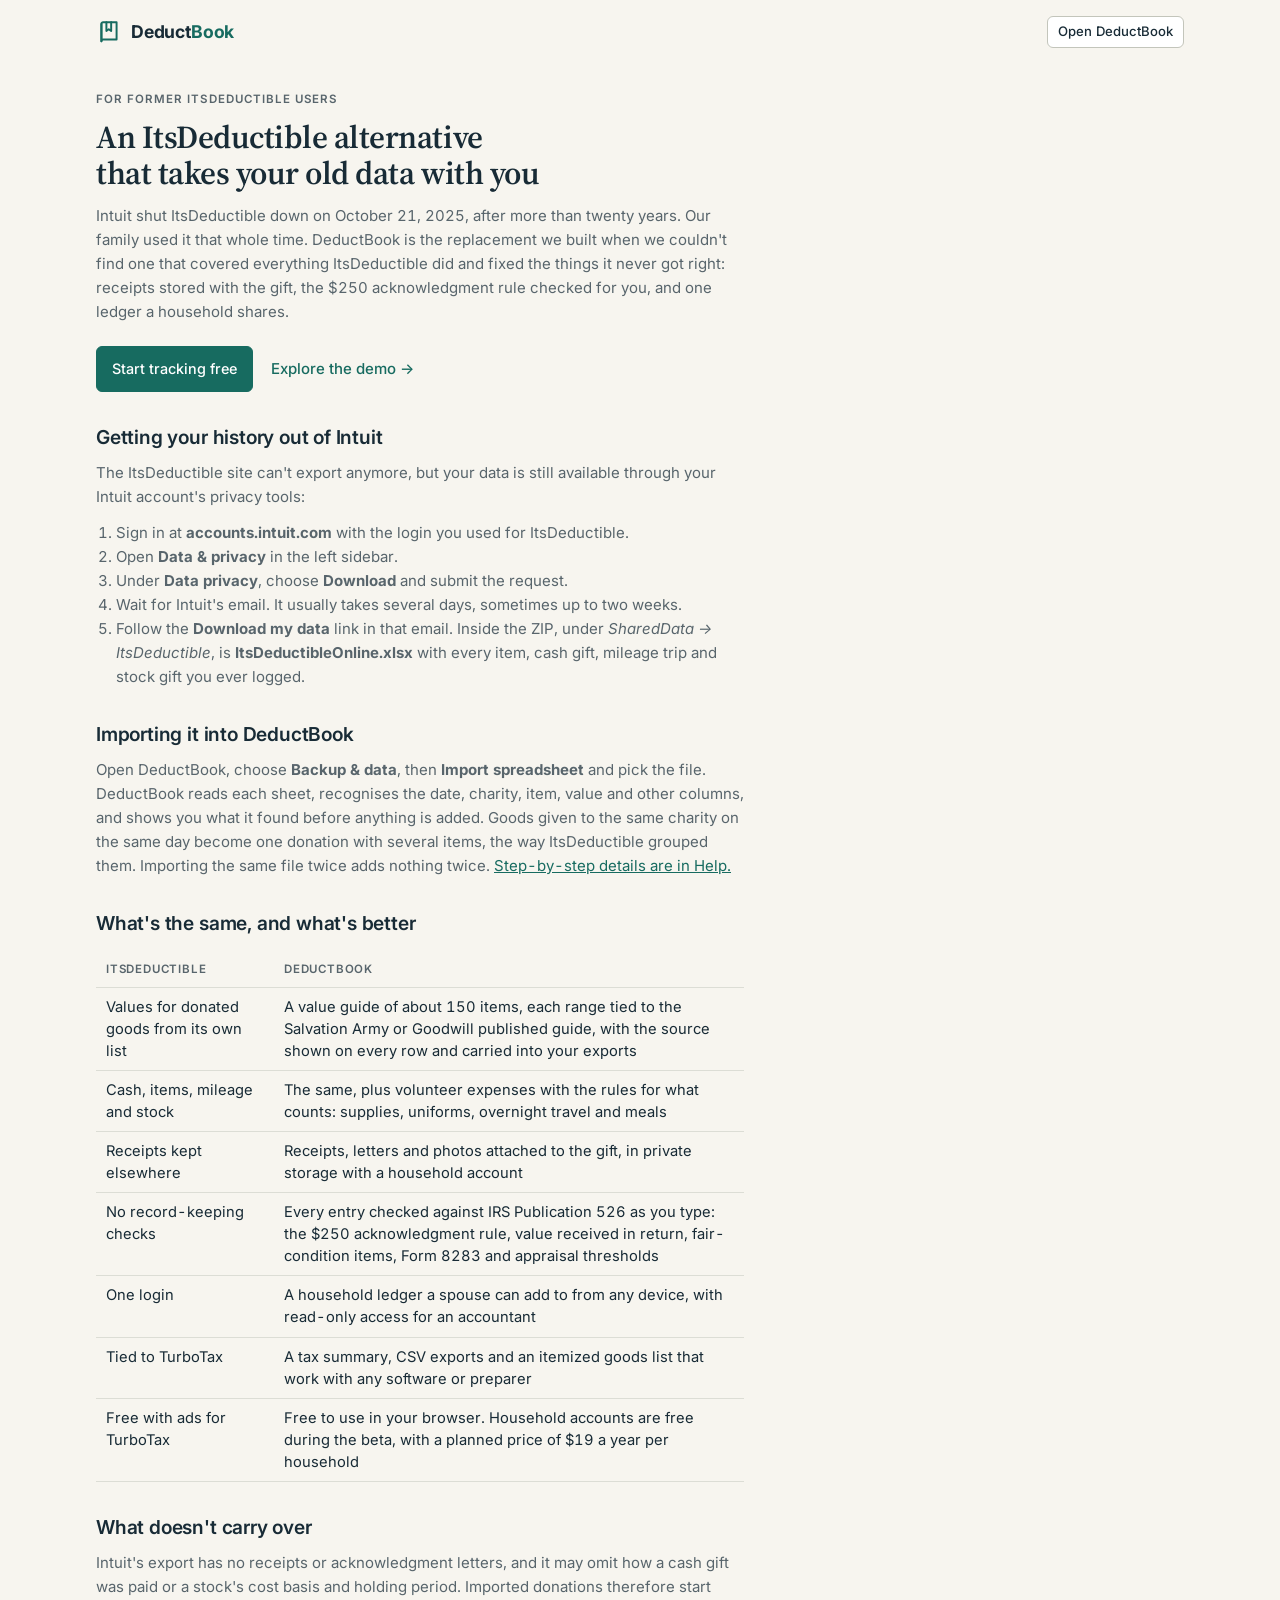
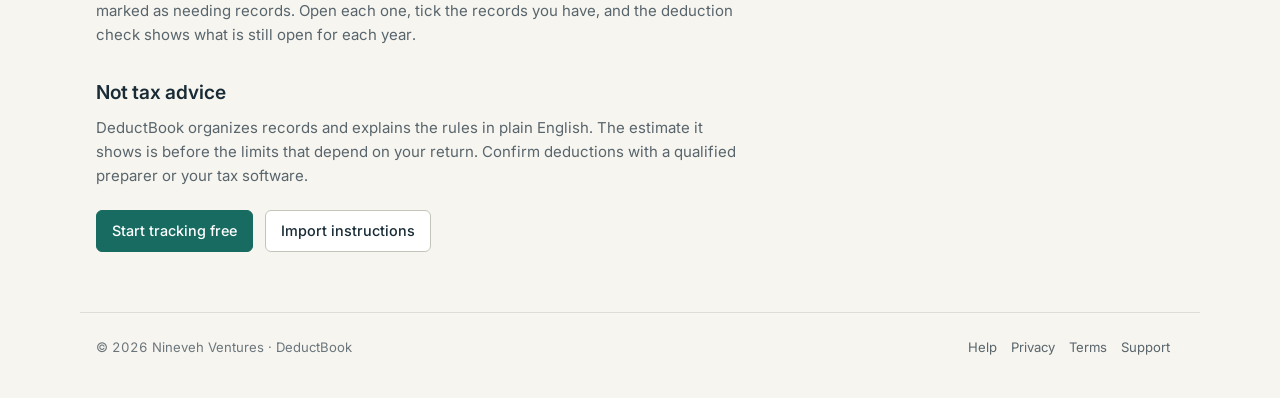
<file: itsdeductible-alternative.html>
<!DOCTYPE html>
<html lang="en">
<head>
<meta charset="UTF-8">
<meta name="viewport" content="width=device-width, initial-scale=1.0, viewport-fit=cover">
<title>ItsDeductible Alternative: Import Your Export into DeductBook</title>
<meta name="description" content="ItsDeductible is gone. DeductBook imports your ItsDeductibleOnline.xlsx, values donated goods with sourced ranges, and checks every gift against the IRS rules. Free to use.">
<link rel="canonical" href="https://deductbook.com/itsdeductible-alternative.html">
<link rel="icon" href="favicon.svg" type="image/svg+xml">
<link rel="icon" href="favicon-32.png" sizes="32x32" type="image/png">
<link rel="apple-touch-icon" href="apple-touch-icon.png">
<meta property="og:type" content="article">
<meta property="og:site_name" content="DeductBook">
<meta property="og:title" content="ItsDeductible alternative: import your export into DeductBook">
<meta property="og:description" content="Request your data from Intuit, import ItsDeductibleOnline.xlsx, and keep tracking donations with receipts, a sourced value guide and the IRS rules built in.">
<meta property="og:url" content="https://deductbook.com/itsdeductible-alternative.html">
<meta property="og:image" content="https://deductbook.com/og-image.png">
<meta name="twitter:card" content="summary_large_image">
<link rel="stylesheet" href="https://fonts.googleapis.com/css2?family=Inter:wght@400;500;600;700&family=Source+Serif+4:opsz,wght@8..60,600&display=swap">
<link rel="stylesheet" href="css/app.css">
<link rel="stylesheet" href="css/landing.css">
<style>
  .alt { gap: 0; padding-top: 26px; }
  .alt article { max-width: 72ch; display: grid; gap: 12px; }
  .alt h1 { font-size: 2rem; }
  .alt h2 { font-size: 1.2rem; margin-top: 22px; }
  .alt p, .alt li { color: var(--ink-2); line-height: 1.6; }
  .alt ol, .alt ul { padding-left: 20px; margin: 0; }
  .alt table { width: 100%; border-collapse: collapse; font-size: 0.92rem; margin-top: 6px; }
  .alt th, .alt td { text-align: left; padding: 8px 10px; border-bottom: 1px solid var(--line); vertical-align: top; }
  .alt th { color: var(--ink-2); font-weight: 600; }
  .alt .cta { display: flex; gap: 12px; flex-wrap: wrap; margin-top: 10px; }
</style>
<script type="application/ld+json">
{"@context":"https://schema.org","@type":"Article","headline":"ItsDeductible alternative: import your export into DeductBook","author":{"@type":"Organization","name":"DeductBook"},"publisher":{"@type":"Organization","name":"DeductBook","url":"https://deductbook.com/"},"datePublished":"2026-10-04","dateModified":"2026-10-04","mainEntityOfPage":"https://deductbook.com/itsdeductible-alternative.html"}
</script>
</head>
<body>
<header class="appbar land-header"><div class="appbar-inner"><a class="logo" href="./"><svg viewBox="0 0 24 24" fill="none" stroke="var(--accent)" stroke-width="1.8" stroke-linecap="round" stroke-linejoin="round" aria-hidden="true"><path d="M5 4.5A1.5 1.5 0 0 1 6.5 3H19v16H6.5A1.5 1.5 0 0 0 5 20.5z"/><path d="M5 20.5V4.5"/><path d="M14 3v8l-2.2-1.5L9.6 11V3"/></svg><span class="name">Deduct<b>Book</b></span></a><div class="spacer"></div><a class="btn sm" href="app.html">Open DeductBook</a></div></header>
<main class="land alt">
  <article>
    <p class="eyebrow">For former ItsDeductible users</p>
    <h1 class="serif">An ItsDeductible alternative that takes your old data with you</h1>
    <p>Intuit shut ItsDeductible down on October 21, 2025, after more than twenty years. Our family used it that whole time. DeductBook is the replacement we built when we couldn't find one that covered everything ItsDeductible did and fixed the things it never got right: receipts stored with the gift, the $250 acknowledgment rule checked for you, and one ledger a household shares.</p>
    <div class="cta"><a class="btn primary" href="app.html">Start tracking free</a><a class="text-link" href="app.html#sample">Explore the demo →</a></div>

    <h2>Getting your history out of Intuit</h2>
    <p>The ItsDeductible site can't export anymore, but your data is still available through your Intuit account's privacy tools:</p>
    <ol>
      <li>Sign in at <b>accounts.intuit.com</b> with the login you used for ItsDeductible.</li>
      <li>Open <b>Data &amp; privacy</b> in the left sidebar.</li>
      <li>Under <b>Data privacy</b>, choose <b>Download</b> and submit the request.</li>
      <li>Wait for Intuit's email. It usually takes several days, sometimes up to two weeks.</li>
      <li>Follow the <b>Download my data</b> link in that email. Inside the ZIP, under <i>SharedData → ItsDeductible</i>, is <b>ItsDeductibleOnline.xlsx</b> with every item, cash gift, mileage trip and stock gift you ever logged.</li>
    </ol>

    <h2>Importing it into DeductBook</h2>
    <p>Open DeductBook, choose <b>Backup &amp; data</b>, then <b>Import spreadsheet</b> and pick the file. DeductBook reads each sheet, recognises the date, charity, item, value and other columns, and shows you what it found before anything is added. Goods given to the same charity on the same day become one donation with several items, the way ItsDeductible grouped them. Importing the same file twice adds nothing twice. <a href="help.html#itsdeductible">Step-by-step details are in Help.</a></p>

    <h2>What's the same, and what's better</h2>
    <table>
      <thead><tr><th>ItsDeductible</th><th>DeductBook</th></tr></thead>
      <tbody>
        <tr><td>Values for donated goods from its own list</td><td>A value guide of about 150 items, each range tied to the Salvation Army or Goodwill published guide, with the source shown on every row and carried into your exports</td></tr>
        <tr><td>Cash, items, mileage and stock</td><td>The same, plus volunteer expenses with the rules for what counts: supplies, uniforms, overnight travel and meals</td></tr>
        <tr><td>Receipts kept elsewhere</td><td>Receipts, letters and photos attached to the gift, in private storage with a household account</td></tr>
        <tr><td>No record-keeping checks</td><td>Every entry checked against IRS Publication 526 as you type: the $250 acknowledgment rule, value received in return, fair-condition items, Form 8283 and appraisal thresholds</td></tr>
        <tr><td>One login</td><td>A household ledger a spouse can add to from any device, with read-only access for an accountant</td></tr>
        <tr><td>Tied to TurboTax</td><td>A tax summary, CSV exports and an itemized goods list that work with any software or preparer</td></tr>
        <tr><td>Free with ads for TurboTax</td><td>Free to use in your browser. Household accounts are free during the beta, with a planned price of $19 a year per household</td></tr>
      </tbody>
    </table>

    <h2>What doesn't carry over</h2>
    <p>Intuit's export has no receipts or acknowledgment letters, and it may omit how a cash gift was paid or a stock's cost basis and holding period. Imported donations therefore start marked as needing records. Open each one, tick the records you have, and the deduction check shows what is still open for each year.</p>

    <h2>Not tax advice</h2>
    <p>DeductBook organizes records and explains the rules in plain English. The estimate it shows is before the limits that depend on your return. Confirm deductions with a qualified preparer or your tax software.</p>
    <div class="cta"><a class="btn primary" href="app.html">Start tracking free</a><a class="btn" href="help.html#itsdeductible">Import instructions</a></div>
  </article>
</main>
<footer class="land-footer"><div class="inner"><span>© 2026 Nineveh Ventures · DeductBook</span><span><a href="help.html">Help</a><a href="privacy.html">Privacy</a><a href="terms.html">Terms</a><a href="support.html">Support</a></span></div></footer>
</body>
</html>
</file>
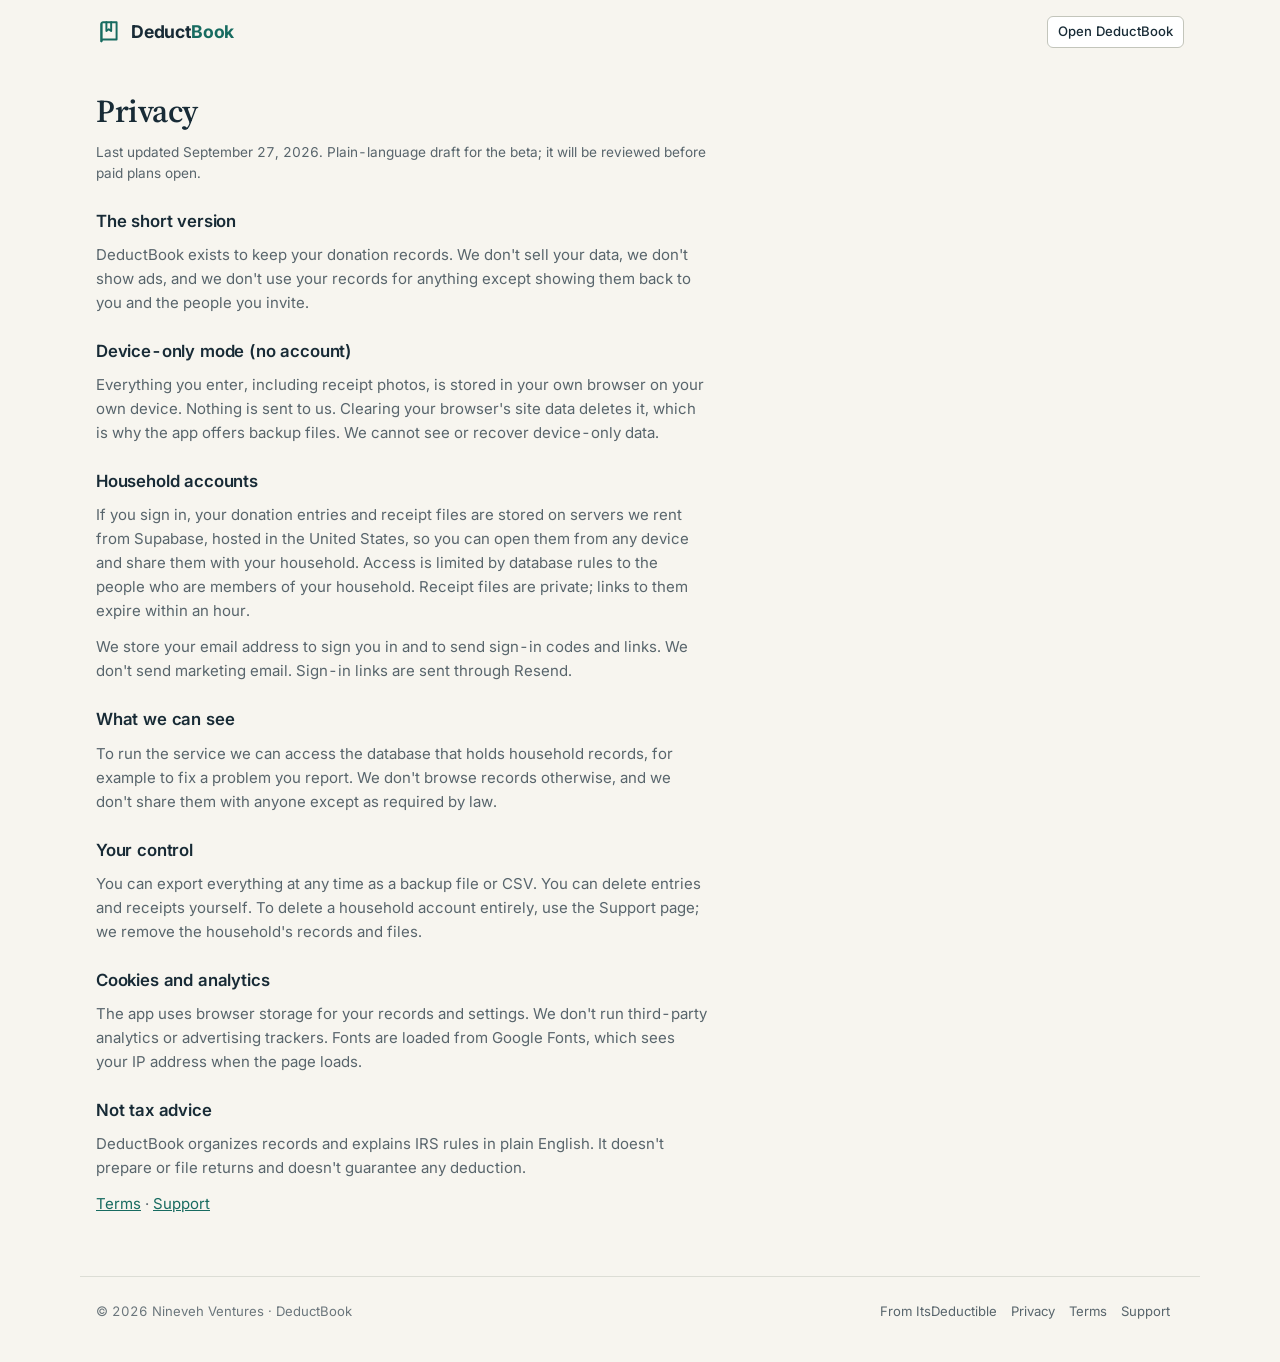
<file: privacy.html>
<!DOCTYPE html>
<html lang="en">
<head>
<meta charset="UTF-8">
<meta name="viewport" content="width=device-width, initial-scale=1.0, viewport-fit=cover">
<title>DeductBook Privacy</title>
<meta name="description" content="How DeductBook handles your data: nothing leaves your browser without an account, and household ledgers live in private storage shared only with the people you invite.">
<link rel="icon" href="favicon.svg" type="image/svg+xml">
<link rel="icon" href="favicon-32.png" sizes="32x32" type="image/png">
<link rel="icon" href="favicon-192.png" sizes="192x192" type="image/png">
<link rel="apple-touch-icon" href="apple-touch-icon.png">
<meta name="theme-color" content="#176b60">
<link rel="canonical" href="https://deductbook.com/privacy.html">
<meta property="og:type" content="website">
<meta property="og:site_name" content="DeductBook">
<meta property="og:title" content="DeductBook Privacy">
<meta property="og:description" content="How DeductBook handles your data: nothing leaves your browser without an account, and household ledgers live in private storage shared only with the people you invite.">
<meta property="og:url" content="https://deductbook.com/privacy.html">
<meta property="og:image" content="https://deductbook.com/og-image.png">
<meta property="og:image:width" content="1200">
<meta property="og:image:height" content="630">
<meta name="twitter:card" content="summary_large_image">
<meta name="twitter:title" content="DeductBook Privacy">
<meta name="twitter:description" content="How DeductBook handles your data: nothing leaves your browser without an account, and household ledgers live in private storage shared only with the people you invite.">
<meta name="twitter:image" content="https://deductbook.com/og-image.png">
<link rel="stylesheet" href="https://fonts.googleapis.com/css2?family=Inter:wght@400;500;600;700&family=Source+Serif+4:opsz,wght@8..60,600&display=swap">
<link rel="stylesheet" href="css/app.css">
<link rel="stylesheet" href="css/landing.css">
</head>
<body>
<header class="appbar land-header"><div class="appbar-inner"><a class="logo" href="./"><svg viewBox="0 0 24 24" fill="none" stroke="var(--accent)" stroke-width="1.8" stroke-linecap="round" stroke-linejoin="round" aria-hidden="true"><path d="M5 4.5A1.5 1.5 0 0 1 6.5 3H19v16H6.5A1.5 1.5 0 0 0 5 20.5z"/><path d="M5 20.5V4.5"/><path d="M14 3v8l-2.2-1.5L9.6 11V3"/></svg><span class="name">Deduct<b>Book</b></span></a><div class="spacer"></div><a class="btn sm" href="app.html">Open DeductBook</a></div></header>
<main class="land legal">
  <article>
    <h1 class="serif">Privacy</h1>
    <p class="muted small">Last updated September 27, 2026. Plain-language draft for the beta; it will be reviewed before paid plans open.</p>

    <h2>The short version</h2>
    <p>DeductBook exists to keep your donation records. We don't sell your data, we don't show ads, and we don't use your records for anything except showing them back to you and the people you invite.</p>

    <h2>Device-only mode (no account)</h2>
    <p>Everything you enter, including receipt photos, is stored in your own browser on your own device. Nothing is sent to us. Clearing your browser's site data deletes it, which is why the app offers backup files. We cannot see or recover device-only data.</p>

    <h2>Household accounts</h2>
    <p>If you sign in, your donation entries and receipt files are stored on servers we rent from Supabase, hosted in the United States, so you can open them from any device and share them with your household. Access is limited by database rules to the people who are members of your household. Receipt files are private; links to them expire within an hour.</p>
    <p>We store your email address to sign you in and to send sign-in codes and links. We don't send marketing email. Sign-in links are sent through Resend.</p>

    <h2>What we can see</h2>
    <p>To run the service we can access the database that holds household records, for example to fix a problem you report. We don't browse records otherwise, and we don't share them with anyone except as required by law.</p>

    <h2>Your control</h2>
    <p>You can export everything at any time as a backup file or CSV. You can delete entries and receipts yourself. To delete a household account entirely, use the Support page; we remove the household's records and files.</p>

    <h2>Cookies and analytics</h2>
    <p>The app uses browser storage for your records and settings. We don't run third-party analytics or advertising trackers. Fonts are loaded from Google Fonts, which sees your IP address when the page loads.</p>

    <h2>Not tax advice</h2>
    <p>DeductBook organizes records and explains IRS rules in plain English. It doesn't prepare or file returns and doesn't guarantee any deduction.</p>

    <p><a href="terms.html">Terms</a> · <a href="support.html">Support</a></p>
  </article>
</main>
<footer class="land-footer"><div class="inner"><span>© 2026 Nineveh Ventures · DeductBook</span><span><a href="itsdeductible-alternative.html">From ItsDeductible</a><a href="privacy.html">Privacy</a><a href="terms.html">Terms</a><a href="support.html">Support</a></span></div></footer>
</body>
</html>
</file>
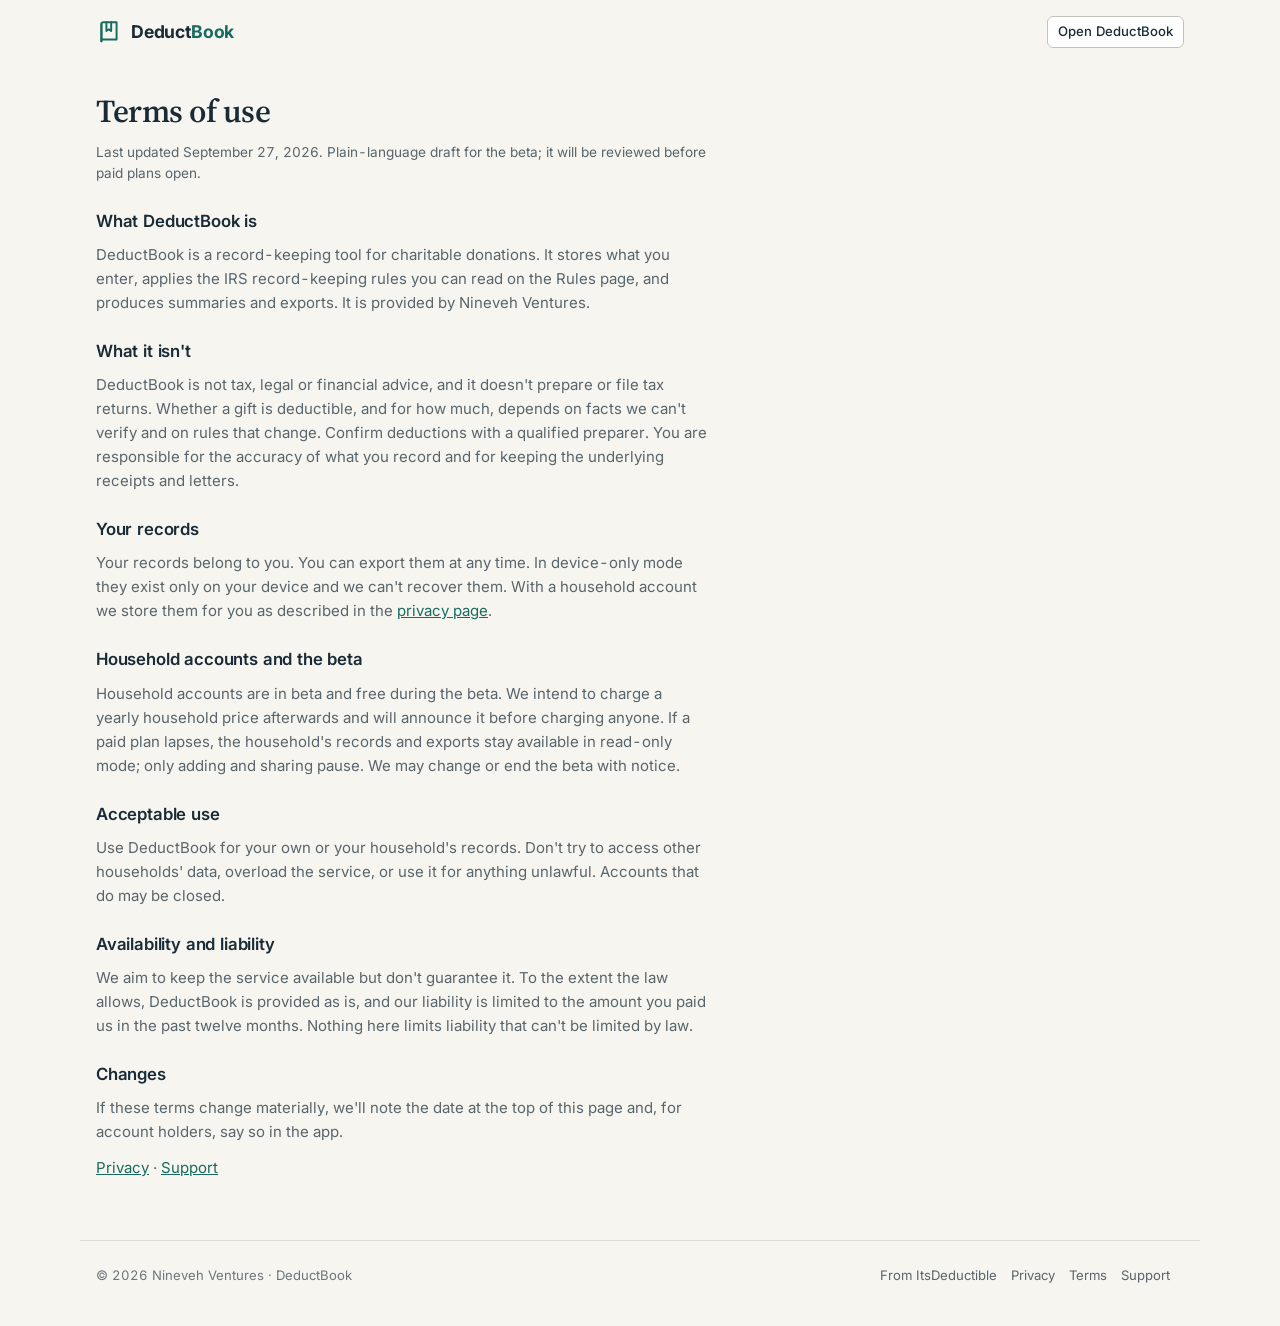
<file: terms.html>
<!DOCTYPE html>
<html lang="en">
<head>
<meta charset="UTF-8">
<meta name="viewport" content="width=device-width, initial-scale=1.0, viewport-fit=cover">
<title>DeductBook Terms of Use</title>
<meta name="description" content="Terms of use for DeductBook, the charitable donation tracker.">
<link rel="icon" href="favicon.svg" type="image/svg+xml">
<link rel="icon" href="favicon-32.png" sizes="32x32" type="image/png">
<link rel="icon" href="favicon-192.png" sizes="192x192" type="image/png">
<link rel="apple-touch-icon" href="apple-touch-icon.png">
<meta name="theme-color" content="#176b60">
<link rel="canonical" href="https://deductbook.com/terms.html">
<meta property="og:type" content="website">
<meta property="og:site_name" content="DeductBook">
<meta property="og:title" content="DeductBook Terms of Use">
<meta property="og:description" content="Terms of use for DeductBook, the charitable donation tracker.">
<meta property="og:url" content="https://deductbook.com/terms.html">
<meta property="og:image" content="https://deductbook.com/og-image.png">
<meta property="og:image:width" content="1200">
<meta property="og:image:height" content="630">
<meta name="twitter:card" content="summary_large_image">
<meta name="twitter:title" content="DeductBook Terms of Use">
<meta name="twitter:description" content="Terms of use for DeductBook, the charitable donation tracker.">
<meta name="twitter:image" content="https://deductbook.com/og-image.png">
<link rel="stylesheet" href="https://fonts.googleapis.com/css2?family=Inter:wght@400;500;600;700&family=Source+Serif+4:opsz,wght@8..60,600&display=swap">
<link rel="stylesheet" href="css/app.css">
<link rel="stylesheet" href="css/landing.css">
</head>
<body>
<header class="appbar land-header"><div class="appbar-inner"><a class="logo" href="./"><svg viewBox="0 0 24 24" fill="none" stroke="var(--accent)" stroke-width="1.8" stroke-linecap="round" stroke-linejoin="round" aria-hidden="true"><path d="M5 4.5A1.5 1.5 0 0 1 6.5 3H19v16H6.5A1.5 1.5 0 0 0 5 20.5z"/><path d="M5 20.5V4.5"/><path d="M14 3v8l-2.2-1.5L9.6 11V3"/></svg><span class="name">Deduct<b>Book</b></span></a><div class="spacer"></div><a class="btn sm" href="app.html">Open DeductBook</a></div></header>
<main class="land legal">
  <article>
    <h1 class="serif">Terms of use</h1>
    <p class="muted small">Last updated September 27, 2026. Plain-language draft for the beta; it will be reviewed before paid plans open.</p>

    <h2>What DeductBook is</h2>
    <p>DeductBook is a record-keeping tool for charitable donations. It stores what you enter, applies the IRS record-keeping rules you can read on the Rules page, and produces summaries and exports. It is provided by Nineveh Ventures.</p>

    <h2>What it isn't</h2>
    <p>DeductBook is not tax, legal or financial advice, and it doesn't prepare or file tax returns. Whether a gift is deductible, and for how much, depends on facts we can't verify and on rules that change. Confirm deductions with a qualified preparer. You are responsible for the accuracy of what you record and for keeping the underlying receipts and letters.</p>

    <h2>Your records</h2>
    <p>Your records belong to you. You can export them at any time. In device-only mode they exist only on your device and we can't recover them. With a household account we store them for you as described in the <a href="privacy.html">privacy page</a>.</p>

    <h2>Household accounts and the beta</h2>
    <p>Household accounts are in beta and free during the beta. We intend to charge a yearly household price afterwards and will announce it before charging anyone. If a paid plan lapses, the household's records and exports stay available in read-only mode; only adding and sharing pause. We may change or end the beta with notice.</p>

    <h2>Acceptable use</h2>
    <p>Use DeductBook for your own or your household's records. Don't try to access other households' data, overload the service, or use it for anything unlawful. Accounts that do may be closed.</p>

    <h2>Availability and liability</h2>
    <p>We aim to keep the service available but don't guarantee it. To the extent the law allows, DeductBook is provided as is, and our liability is limited to the amount you paid us in the past twelve months. Nothing here limits liability that can't be limited by law.</p>

    <h2>Changes</h2>
    <p>If these terms change materially, we'll note the date at the top of this page and, for account holders, say so in the app.</p>

    <p><a href="privacy.html">Privacy</a> · <a href="support.html">Support</a></p>
  </article>
</main>
<footer class="land-footer"><div class="inner"><span>© 2026 Nineveh Ventures · DeductBook</span><span><a href="itsdeductible-alternative.html">From ItsDeductible</a><a href="privacy.html">Privacy</a><a href="terms.html">Terms</a><a href="support.html">Support</a></span></div></footer>
</body>
</html>
</file>
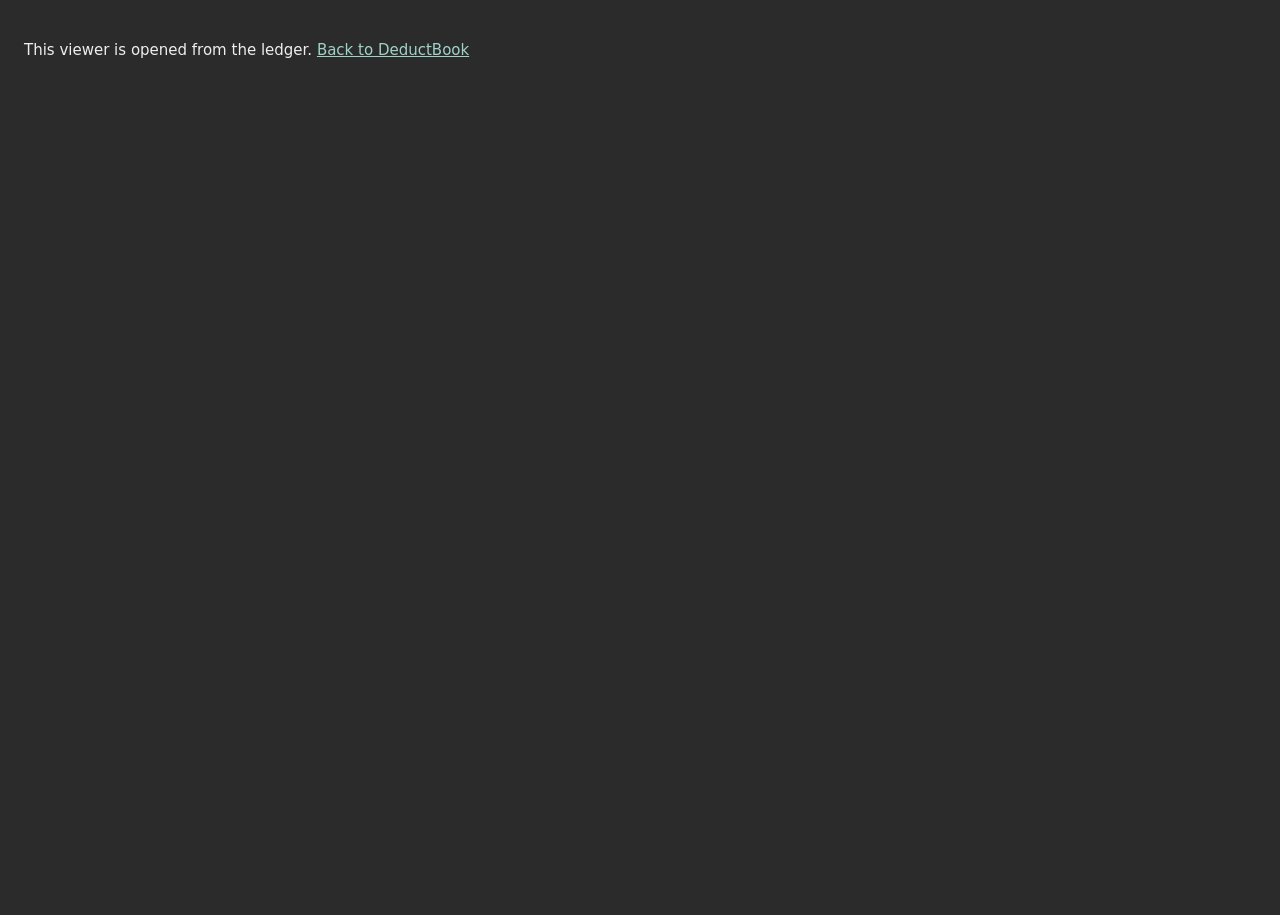
<file: viewer.html>
<!DOCTYPE html>
<html lang="en">
<head>
<meta charset="UTF-8">
<meta name="viewport" content="width=device-width, initial-scale=1.0">
<meta name="robots" content="noindex">
<title>DeductBook</title>
<style>
  html, body { margin: 0; height: 100%; background: #2b2b2b; font-family: Inter, system-ui, sans-serif; }
  embed, iframe { display: block; width: 100%; height: 100%; border: 0; }
  .msg { color: #eee; padding: 24px; font-size: 15px; line-height: 1.5; }
  .msg a { color: #9fd3c7; }
</style>
</head>
<body>
<script>
  // Opened by the app to show an attachment: the file is a same-origin blob URL created by the ledger page,
  // so the address bar shows deductbook.com and the tab is titled with the real file name.
  (function () {
    var p = new URLSearchParams(location.hash.slice(1));
    var name = p.get("name") || "Attachment", src = p.get("src") || "";
    document.title = name + " · DeductBook";
    if (!/^blob:/.test(src)) { document.body.innerHTML = '<p class="msg">This viewer is opened from the ledger. <a href="app.html">Back to DeductBook</a></p>'; return; }
    var e = document.createElement("embed"); e.src = src; e.type = p.get("type") || "application/pdf"; document.body.appendChild(e);
  })();
</script>
</body>
</html>
</file>
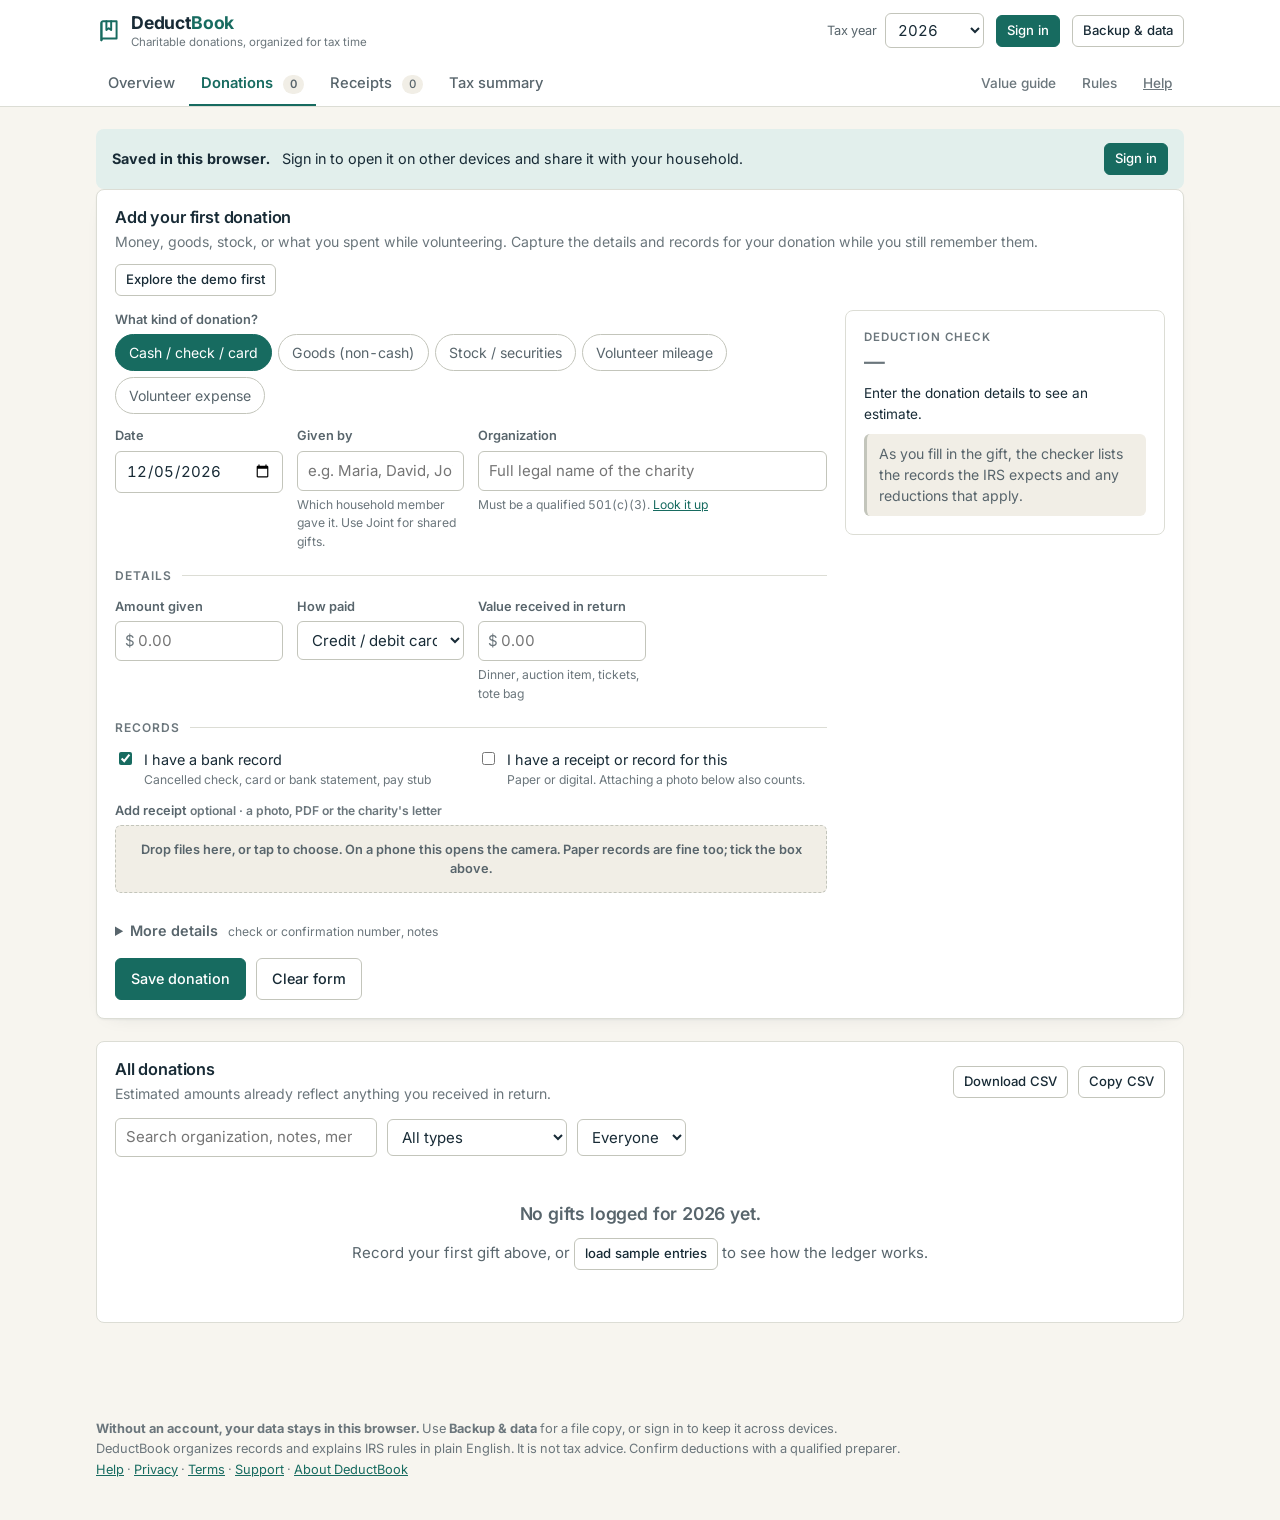
<file: test/cloud-harness.html>
<!DOCTYPE html>
<html lang="en">
<head>
<meta charset="UTF-8">
<meta name="viewport" content="width=device-width, initial-scale=1.0, viewport-fit=cover">
<title>DeductBook: Your Donation Ledger</title>
<meta name="description" content="Record cash gifts, donated goods, stock and volunteer costs with receipts attached and every entry checked against the IRS record-keeping rules.">
<link rel="icon" href="favicon.svg" type="image/svg+xml">
<link rel="icon" href="favicon-32.png" sizes="32x32" type="image/png">
<link rel="icon" href="favicon-192.png" sizes="192x192" type="image/png">
<link rel="apple-touch-icon" href="apple-touch-icon.png">
<meta name="theme-color" content="#176b60">
<link rel="canonical" href="https://deductbook.com/app.html">
<meta property="og:type" content="website">
<meta property="og:site_name" content="DeductBook">
<meta property="og:title" content="DeductBook: Your Donation Ledger">
<meta property="og:description" content="Record cash gifts, donated goods, stock and volunteer costs with receipts attached and every entry checked against the IRS record-keeping rules.">
<meta property="og:url" content="https://deductbook.com/app.html">
<meta property="og:image" content="https://deductbook.com/og-image.png">
<meta property="og:image:width" content="1200">
<meta property="og:image:height" content="630">
<meta name="twitter:card" content="summary_large_image">
<meta name="twitter:title" content="DeductBook: Your Donation Ledger">
<meta name="twitter:description" content="Record cash gifts, donated goods, stock and volunteer costs with receipts attached and every entry checked against the IRS record-keeping rules.">
<meta name="twitter:image" content="https://deductbook.com/og-image.png">
<link rel="preconnect" href="https://fonts.googleapis.com">
<link rel="stylesheet" href="https://fonts.googleapis.com/css2?family=Inter:wght@400;500;600;700&family=Source+Serif+4:opsz,wght@8..60,600&display=swap">
<link rel="stylesheet" href="../css/app.css">
</head>
<body>

<header class="appbar">
  <div class="appbar-inner">
    <a class="logo" href="./" title="DeductBook home">
      <svg viewBox="0 0 24 24" fill="none" stroke="var(--accent)" stroke-width="1.8" stroke-linecap="round" stroke-linejoin="round" aria-hidden="true"><path d="M5 4.5A1.5 1.5 0 0 1 6.5 3H19v16H6.5A1.5 1.5 0 0 0 5 20.5z"/><path d="M5 20.5V4.5"/><path d="M14 3v8l-2.2-1.5L9.6 11V3"/></svg>
      <span><span class="name">Deduct<b>Book</b></span><span class="brand-sub">Charitable donations, organized for tax time</span></span>
    </a>
    <div class="spacer"></div>
    <div class="yearpick">
      <label for="yearFilter">Tax year</label>
      <select id="yearFilter"></select>
    </div>
    <span class="save-status" id="saveStatus" hidden title=""></span>
    <select id="householdPick" hidden aria-label="Household"></select>
    <button class="btn sm primary" id="accountBtn" type="button" hidden>Sign in</button>
    <button class="btn sm" id="backupBtn" type="button">Backup &amp; data</button>
  </div>
  <nav class="tabs" role="tablist" aria-label="Sections">
    <button class="tab" role="tab" data-view="overview" aria-selected="true">Overview</button>
    <button class="tab" role="tab" data-view="ledger" aria-selected="false">Donations <span class="count" id="countLedger">0</span></button>
    <button class="tab" role="tab" data-view="receipts" aria-selected="false">Receipts <span class="count" id="countReceipts">0</span></button>
    <button class="tab" role="tab" data-view="summary" aria-selected="false">Tax summary</button>
    <span class="more">
      <button class="tab" role="tab" data-view="guide" aria-selected="false">Value guide</button>
      <button class="tab" role="tab" data-view="rules" aria-selected="false">Rules</button>
      <a class="tab" href="help.html" target="_blank" rel="noopener">Help</a>
    </span>
  </nav>
</header>

<main>
  <div class="callout warn" id="sampleBanner" hidden>
    <b>You're looking at sample entries.</b>
    <span>They show how DeductBook works. Clear them before you add your own gifts, or keep them as a reference.</span>
    <div><button class="btn sm" id="clearSamples" type="button">Clear sample entries</button></div>
  </div>
  <div class="callout warn" id="conflictBanner" hidden></div>
  <div class="callout" id="cloudHint" hidden><b>Saved in this browser.</b><span>Sign in to open it on other devices and share it with your household.</span><div><button class="btn sm primary" id="cloudSignIn" type="button">Sign in</button></div></div>
  <div class="callout warn" id="readOnlyBanner" hidden><b>Read-only access.</b><span>You can view and export this household's records, but not change them.</span></div>

  <!-- ================= OVERVIEW ================= -->
  <section class="view" id="view-overview">
    <div class="overview-top">
      <div class="card raised overview-hero" id="overviewHero"></div>
      <div class="card" id="overviewAttention"></div>
    </div>
    <div class="overview-top">
      <div class="card" id="overviewNext"></div>
      <div class="card" id="overviewRecent"></div>
    </div>
    <div class="card breakdown" id="breakdown"></div>
  </section>

  <!-- ================= DONATIONS ================= -->
  <section class="view" id="view-ledger" hidden>
    <div class="stats" id="ledgerStats"></div>

    <div class="card raised" id="ledgerFormSlot" hidden>
      <div class="card-head">
        <div><h3 id="formTitle">Record a donation</h3><p>Money, goods, stock, or what you spent while volunteering. Capture the details and records for your donation while you still remember them.</p></div>
        <div class="actions" style="margin:0"><a class="btn sm" id="firstDemo" href="app.html#sample" hidden>Explore the demo first</a><button class="btn sm" id="cancelEdit" type="button" hidden>Cancel edit</button></div>
      </div>
      <div id="formMount">
<form id="entryForm" class="two-col" autocomplete="off" novalidate>
  <div>
    <div class="form-grid">
      <div class="field w12">
        <label>What kind of donation?</label>
        <div class="segmented" id="kindPicker"></div>
      </div>
      <div class="field w3"><label for="f_date">Date</label><input type="date" id="f_date" required></div>
      <div class="field w3"><label for="f_donor">Given by</label><input type="text" id="f_donor" list="donorList" placeholder="e.g. Maria, David, Joint"><span class="hint">Which household member gave it. Use Joint for shared gifts.</span><datalist id="donorList"></datalist></div>
      <div class="field w6" data-kinds="cash noncash stock mileage expense"><label for="f_org">Organization</label><input type="text" id="f_org" list="orgList" placeholder="Full legal name of the charity"><datalist id="orgList"></datalist><span class="hint">Must be a qualified 501(c)(3). <a href="https://apps.irs.gov/app/eos/" target="_blank" rel="noopener">Look it up</a></span></div>

      <div class="form-section">Details</div>

      <!-- CASH -->
      <div class="field w3" data-kinds="cash"><label for="f_amount_cash">Amount given</label><div class="money-input"><input type="number" id="f_amount_cash" min="0" step="0.01" placeholder="0.00"></div></div>
      <div class="field w3" data-kinds="cash"><label for="f_method">How paid</label><select id="f_method"><option value="card">Credit / debit card</option><option value="check">Check</option><option value="online">Online / app</option><option value="bank">Bank transfer</option><option value="payroll">Payroll deduction</option><option value="text">Text message</option><option value="cash">Cash</option><option value="other">Other</option></select></div>
      <div class="field w3" data-kinds="cash noncash"><label for="f_benefit">Value received in return</label><div class="money-input"><input type="number" id="f_benefit" min="0" step="0.01" placeholder="0.00"></div><span class="hint">Dinner, auction item, tickets, tote bag</span></div>

      <!-- NON-CASH -->
      <div class="field w12" data-kinds="noncash">
        <label>Items donated</label>
        <div class="items-head"><span>Description</span><span>Category</span><span>Condition</span><span>Qty</span><span>Each</span><span>Total</span><span></span></div>
        <div class="items" id="itemRows"></div>
        <div class="actions" style="margin-top:8px">
          <button class="btn sm" type="button" id="addItemBtn">+ Add item</button>
          <button class="btn sm link" type="button" id="openGuideBtn">Find values in the guide</button>
          <span class="small muted" style="margin-left:auto">Total value: <b id="itemsTotal" class="num">$0.00</b></span>
        </div>
      </div>
      <div class="field w6" data-kinds="noncash"><label for="f_howValued">How you determined value</label><select id="f_howValued"></select></div>
      <div class="field w6" data-kinds="noncash"><label for="f_acquired">How &amp; when acquired, cost (for gifts over $500)</label><input type="text" id="f_acquired" placeholder="e.g. Purchased 2019–2023, approx. $1,200 total"></div>
      <label class="check" data-kinds="noncash"><input type="checkbox" id="f_vehicle"><span>This is a vehicle, boat or airplane<span class="hint">Special rules; charity issues Form 1098-C</span></span></label>
      <label class="check" data-kinds="noncash"><input type="checkbox" id="f_appraised"><span>I have a qualified appraisal for these items<span class="hint">Needed when similar items total over $5,000 for the year</span></span></label>

      <!-- STOCK -->
      <div class="field w4" data-kinds="stock"><label for="f_ticker">Security</label><input type="text" id="f_ticker" placeholder="e.g. 25 sh VTI"></div>
      <div class="field w4" data-kinds="stock"><label for="f_amount_stock">Fair market value on transfer date</label><div class="money-input"><input type="number" id="f_amount_stock" min="0" step="0.01" placeholder="0.00"></div><span class="hint">Average of the day's high and low × shares</span></div>
      <div class="field w4" data-kinds="stock"><label for="f_costBasis">Your cost basis</label><div class="money-input"><input type="number" id="f_costBasis" min="0" step="0.01" placeholder="0.00"></div></div>
      <label class="check" data-kinds="stock"><input type="checkbox" id="f_longTerm" checked><span>Held more than one year<span class="hint">If not, the deduction is limited to cost basis</span></span></label>

      <!-- MILEAGE -->
      <div class="field w3" data-kinds="mileage"><label for="f_miles">Miles driven</label><input type="number" id="f_miles" min="0" step="0.1" placeholder="0"></div>
      <div class="field w3" data-kinds="mileage"><label for="f_parkingTolls">Parking &amp; tolls</label><div class="money-input"><input type="number" id="f_parkingTolls" min="0" step="0.01" placeholder="0.00"></div></div>
      <div class="field w6" data-kinds="mileage"><label for="f_route">Route</label><input type="text" id="f_route" placeholder="Home → food bank warehouse → home"></div>
      <div class="field w12" data-kinds="mileage"><label for="f_purpose">Purpose</label><input type="text" id="f_purpose" placeholder="e.g. Saturday meal delivery route, board meeting, hauling donated furniture"></div>

      <!-- EXPENSE -->
      <div class="field w6" data-kinds="expense"><label for="f_expenseCategory">Type of expense</label><select id="f_expenseCategory"></select><span class="hint" id="expenseHint"></span></div>
      <div class="field w3" data-kinds="expense"><label for="f_amount_expense">Amount (unreimbursed)</label><div class="money-input"><input type="number" id="f_amount_expense" min="0" step="0.01" placeholder="0.00"></div></div>
      <div class="field w3" data-kinds="expense"><label for="f_expenseDesc">What it was for</label><input type="text" id="f_expenseDesc" placeholder="e.g. Poster printing for 5K"></div>
      <label class="check" data-kinds="expense"><input type="checkbox" id="f_reimbursed"><span>The charity reimbursed me for this</span></label>
      <label class="check" data-kinds="expense" data-cats="transport lodging meals"><input type="checkbox" id="f_awayOvernight"><span>I was away from home overnight<span class="hint">Required for lodging and meals</span></span></label>
      <label class="check" data-kinds="expense" data-cats="transport lodging meals"><input type="checkbox" id="f_personalPleasure"><span>The trip had a significant vacation or recreation element</span></label>
      <label class="check" data-kinds="expense" data-cats="transport lodging meals"><input type="checkbox" id="f_companions"><span>This amount includes costs for family or friends who weren't volunteering</span></label>
      <label class="check" data-kinds="expense" data-cats="uniform"><input type="checkbox" id="f_uniformNoGeneralUse"><span>Required uniform with no everyday use</span></label>
      <label class="check" data-kinds="expense" data-cats="convention"><input type="checkbox" id="f_delegate"><span>I attended as a chosen representative of the charity</span></label>

      <div class="form-section">Records</div>
      <label class="check" data-kinds="cash"><input type="checkbox" id="f_bankRecord" checked><span>I have a bank record<span class="hint">Cancelled check, card or bank statement, pay stub</span></span></label>
      <label class="check" data-kinds="cash noncash stock mileage expense"><input type="checkbox" id="f_hasReceipt"><span>I have a receipt or record for this<span class="hint">Paper or digital. Attaching a photo below also counts.</span></span></label>
      <label class="check w12" data-kinds="cash noncash stock mileage expense"><input type="checkbox" id="f_ack"><span>I have a written acknowledgment from the charity<span class="hint">Required for any single gift or expense of $250 or more. A thank-you letter or year-end statement usually qualifies if it states what you gave and whether you received anything in return.</span></span></label>
      <div class="field w12">
        <label>Add receipt <span class="hint">optional · a photo, PDF or the charity's letter</span></label>
        <label class="drop" id="dropZone" for="f_files">Drop files here, or tap to choose. On a phone this opens the camera. Paper records are fine too; tick the box above.</label>
        <input type="file" id="f_files" accept="image/*,application/pdf,.doc,.docx,.xls,.xlsx,.csv,.txt,.eml,.heic,.heif" multiple hidden>
        <div class="thumbs" id="thumbs"></div>
      </div>
      <details class="field w12 more-details" id="moreDetails">
        <summary>More details <span class="hint">check or confirmation number, notes</span></summary>
        <div class="form-grid" style="margin-top:10px">
          <div class="field w6" data-kinds="cash"><label for="f_checkNo">Check # / confirmation</label><input type="text" id="f_checkNo" placeholder="Optional"></div>
          <div class="field w12"><label for="f_notes">Notes</label><textarea id="f_notes" placeholder="Anything worth remembering at tax time"></textarea></div>
        </div>
      </details>
    </div>
    <div class="actions">
      <button class="btn primary" type="submit" id="saveBtn">Save donation</button>
      <button class="btn" type="button" id="resetBtn">Clear form</button>
      <span class="small muted" id="saveHint"></span>
    </div>
  </div>
  <aside class="card insight" id="insight" aria-live="polite"></aside>
</form>
</div>
    </div>

    <div class="card">
      <div class="card-head">
        <div><h3>All donations</h3><p>Estimated amounts already reflect anything you received in return.</p></div>
        <div class="actions" style="margin:0">
          <button class="btn sm primary" id="ledgerAdd" type="button">Add donation</button>
          <button class="btn sm" id="csvBtn" type="button">Download CSV</button>
          <button class="btn sm" id="copyCsvBtn" type="button">Copy CSV</button>
        </div>
      </div>
      <div class="filters">
        <input type="search" id="searchBox" placeholder="Search organization, notes, member…" aria-label="Search entries">
        <select id="kindFilter" aria-label="Filter by type"><option value="">All types</option></select>
        <select id="donorFilter" aria-label="Filter by household member"><option value="">Everyone</option></select>
      </div>
      <div class="table-wrap" id="ledgerTable"></div>
    </div>
  </section>

  <!-- ================= VALUE GUIDE ================= -->
  <section class="view" id="view-guide" hidden>
    <div class="view-head">
      <div><h2>Fair market value guide</h2><p>Search for an item and use its thrift-store range. “Fair market value” is what a willing buyer would pay today, not what you paid. Pick an item to drop it straight into a goods donation.</p></div>
    </div>
    <details class="card guide-help">
      <summary>How to value donated goods, and when a range isn't enough</summary>
    <div class="summary-grid" style="margin-top:12px">
      <div class="callout">
        <h4>How to value donated goods</h4>
        <span>1. Start from the range below (based on the valuation guides charities publish). 2. Slide toward the low end for age and wear, the high end for like-new, name-brand or in-demand items. 3. Note the method you used; the IRS asks for it on Form 8283.</span>
        <span><b>Condition rule:</b> clothing and household items must be in <b>good used condition or better</b>. Worn-out, stained or broken items are worth $0 for tax purposes, no matter what the guide says.</span>
        <span class="small muted">Picking an item uses the good-condition value; change the condition on the item row to move it. Goodwill's guide suggests about 30% of the original price for an item not on any list. Sources are listed under the table.</span>
      </div>
      <div class="callout warn">
        <h4>When a range isn't enough</h4>
        <span><b>Over $500 in goods for the year:</b> Form 8283 Section A. Record when and how you got the items and what you paid.</span>
        <span><b>Any single item (or group of similar items) over $5,000:</b> a qualified appraisal is required, plus Form 8283 Section B. Art, jewelry, collectibles and vehicles have special rules (IRS Publication 561).</span>
        <span><b>Vehicles over $500:</b> deduction is usually limited to what the charity sells it for; you'll get Form 1098-C.</span>
      </div>
    </div>
    </details>
    <div class="card">
      <div class="filters">
        <input type="search" id="guideSearch" placeholder="Search items (e.g. sofa, jeans, laptop)…" aria-label="Search value guide">
        <select id="guideCat" aria-label="Category"><option value="">All categories</option></select>
      </div>
      <div class="table-wrap"><table class="guide-table"><thead><tr><th>Item</th><th>Category</th><th class="r">Low</th><th class="r">High</th><th>Source</th><th></th></tr></thead><tbody id="guideRows"></tbody></table></div>
      <div class="callout" id="guideMethod" style="margin-top:14px">
        <h4>How DeductBook sets these ranges</h4>
        <span><b>Ranges are starting points, not appraisals.</b> Choose a value supported by the item's condition and relevant resale evidence; appraisal requirements may apply.</span>
        <span>1. Each range comes from the published valuation guides of the Salvation Army and Goodwill, checked line by line on the date shown below. Where both list an item, the range spans the two guides. 2. Items neither guide lists are marked <b>DeductBook estimate</b> and reflect typical thrift-store resale prices; treat them as rougher. 3. Picking an item enters the good-condition value (the middle of the range); excellent condition uses the top, fair the bottom, and fair-condition clothing and household items are generally not deductible at all. 4. Any single item over $5,000, or similar items totalling over $5,000 in a year, needs a qualified appraisal regardless of these ranges. 5. The ranges are re-checked against both guides at least yearly.</span>
      </div>
      <p class="small muted" id="guideSources" style="margin-top:10px">Sources: <a href="https://satruck.org/Home/DonationValueGuide" target="_blank" rel="noopener">Salvation Army Donation Value Guide</a> and the <a href="https://www.ocgoodwill.org/wp-content/uploads/2024/01/Valuation-Guide-2023.pdf" target="_blank" rel="noopener">Goodwill Industries International valuation guide</a> (Orange County Goodwill, 2023 edition), each range checked against both on 28 September 2026. Where an item appears in both, the range spans the two. <b>DeductBook estimate</b> marks items neither guide lists; use comparable sales for anything valuable. Method per <a href="https://www.irs.gov/publications/p561" target="_blank" rel="noopener">IRS Publication 561</a>.</p>
    </div>
  </section>

  <!-- ================= RECEIPTS ================= -->
  <section class="view" id="view-receipts" hidden>
    <div class="view-head">
      <div><h2>Receipts &amp; acknowledgments</h2><p>Every photo, PDF or letter you've attached, in one place. Attach files from the donation form, or drop them here and link them later.</p></div>
      <label class="btn">Add receipts <input type="file" id="looseReceipts" accept="image/*,application/pdf,.doc,.docx,.xls,.xlsx,.csv,.txt,.eml,.heic,.heif" multiple hidden></label>
    </div>
    <div class="card" id="missingReceipts"></div>
    <div class="card">
      <div class="card-head"><div><h3>All receipts</h3><p id="receiptStorage"></p></div></div>
      <div class="receipt-grid" id="receiptGrid"></div>
    </div>
  </section>

  <!-- ================= TAX SUMMARY ================= -->
  <section class="view" id="view-summary" hidden>
    <div class="view-head">
      <div><h2 id="summaryTitle">Tax summary</h2><p>Records and estimates for your tax preparer: totals by type, the forms you'll need, and what's still missing. Hand this and the CSV over; the final deduction depends on your return.</p></div>
      <div class="actions" style="margin:0">
        <button class="btn sm" id="summaryCsv" type="button">Download CSV</button>
        <button class="btn sm" id="itemsCsv" type="button">Itemized goods CSV</button>
        <button class="btn sm" id="summaryCopy" type="button">Copy summary</button>
        <button class="btn sm" id="summaryPrint" type="button">Print</button>
      </div>
    </div>
    <div class="stats" id="summaryStats"></div>
    <div class="summary-grid" id="summaryGrid"></div>
    <div class="card" id="lawNotes">
      <h3>Rules that shape the number (tax year 2026)</h3>
      <ul class="rule-list" style="margin-top:10px">
        <li><span class="mark yes">✓</span><div><b>Don't itemize? You can still deduct cash gifts.</b><p>Starting with 2026 returns, non-itemizers may deduct up to $1,000 of cash gifts ($2,000 married filing jointly) to public charities, on top of the standard deduction. Gifts to donor-advised funds and private foundations don't qualify.</p></div></li>
        <li><span class="mark maybe">?</span><div><b>Itemizers: a 0.5%-of-AGI floor.</b><p>From 2026, itemized charitable deductions are reduced by 0.5% of adjusted gross income. On $150,000 of AGI, the first $750 of gifts produces no deduction.</p></div></li>
        <li><span class="mark maybe">?</span><div><b>Annual ceilings.</b><p>Cash gifts to public charities: up to 60% of AGI. Appreciated stock and property: 30% of AGI. Excess carries forward five years. Taxpayers in the 37% bracket get at most 35¢ of benefit per dollar.</p></div></li>
        <li><span class="mark yes">✓</span><div><b>Charitable mileage stays at 14¢.</b><p>Set by statute, not by the IRS, so it doesn't rise with the business rate.</p></div></li>
        <li><span class="mark no">✕</span><div><b>Not deductible at all.</b><p>Gifts to individuals (including crowdfunding for a person), political campaigns, most foreign charities, the value of your time, raffle tickets, and dues or tuition that buy you something.</p></div></li>
      </ul>
      <p class="small muted" style="margin-top:12px">These notes summarize IRS Publication 526 and the 2025 tax law changes effective for 2026. They are general information, not tax advice; confirm with your preparer.</p>
    </div>
    <div class="callout support" id="supportCard" hidden></div>
  </section>

  <!-- ================= RULES ================= -->
  <section class="view" id="view-rules" hidden>
    <div class="view-head"><div><h2>Record-keeping rules, in plain English</h2><p>What you need on file for each kind of gift so the deduction survives an audit.</p></div></div>
    <div class="summary-grid">
      <div class="card"><h3>Cash, check, card, payroll</h3>
        <ul class="rule-list" style="margin-top:10px">
          <li><span class="mark yes">✓</span><div><b>Any amount</b><p>A bank record (cancelled check, card or bank statement) <i>or</i> a written receipt from the charity showing name, date and amount. No record, no deduction.</p></div></li>
          <li><span class="mark yes">✓</span><div><b>$250 or more (single gift)</b><p>A contemporaneous written acknowledgment from the charity: amount, whether you received goods or services, and their value. Get it before you file.</p></div></li>
          <li><span class="mark maybe">?</span><div><b>You got something back</b><p>Gala dinner, auction item, concert tickets: deduct only the amount above the value received. Over $75, the charity must tell you that value in writing.</p></div></li>
          <li><span class="mark yes">✓</span><div><b>Payroll giving</b><p>Pay stub or W-2 plus the pledge card naming the charity.</p></div></li>
          <li><span class="mark yes">✓</span><div><b>Text-message gifts</b><p>The phone bill showing the charity, date and amount is your record.</p></div></li>
        </ul>
      </div>
      <div class="card"><h3>Goods &amp; property</h3>
        <ul class="rule-list" style="margin-top:10px">
          <li><span class="mark yes">✓</span><div><b>Under $250</b><p>A receipt from the charity (name, date, location, description) unless it's impractical, like a drop box. Keep your own list with condition and value.</p></div></li>
          <li><span class="mark yes">✓</span><div><b>$250 to $500</b><p>Written acknowledgment describing the property (it doesn't need to state a value) plus whether you received anything in return.</p></div></li>
          <li><span class="mark yes">✓</span><div><b>$500 to $5,000</b><p>All of the above, plus how and when you acquired the items and your cost. Form 8283 Section A.</p></div></li>
          <li><span class="mark maybe">?</span><div><b>Over $5,000 (single item or similar group)</b><p>Qualified appraisal, Form 8283 Section B signed by appraiser and charity. Over $500,000, attach the appraisal itself.</p></div></li>
          <li><span class="mark yes">✓</span><div><b>Stock held over a year</b><p>Deduct full market value (average of high and low on the transfer date), no capital-gains tax. Held a year or less: deduction limited to cost basis.</p></div></li>
          <li><span class="mark no">✕</span><div><b>Worn-out clothing and household items</b><p>Must be in good used condition or better. Otherwise, $0.</p></div></li>
        </ul>
      </div>
      <div class="card"><h3>Volunteering: what counts</h3>
        <ul class="rule-list" style="margin-top:10px">
          <li><span class="mark yes">✓</span><div><b>Driving for the charity</b><p>14¢ per mile (or actual gas and oil), plus parking and tolls. Delivering meals, driving to your shift, hauling donations, transporting clients.</p></div></li>
          <li><span class="mark yes">✓</span><div><b>Supplies you buy and don't get reimbursed for</b><p>Stamps, printing, ingredients, materials, phone calls made for the charity.</p></div></li>
          <li><span class="mark yes">✓</span><div><b>Travel away from home on charity duty</b><p>Air, rail, bus, taxi, lodging and meals when you're on substantial duty throughout the trip. Serving as a delegate at a convention counts.</p></div></li>
          <li><span class="mark yes">✓</span><div><b>Uniforms with no everyday use</b><p>The required shirt, smock or vest, plus the cost of cleaning it.</p></div></li>
          <li><span class="mark yes">✓</span><div><b>$250 or more for one event or trip</b><p>Written acknowledgment from the charity describing the services you provided and whether you got anything in return.</p></div></li>
        </ul>
      </div>
      <div class="card"><h3>Volunteering: what doesn't</h3>
        <ul class="rule-list" style="margin-top:10px">
          <li><span class="mark no">✕</span><div><b>The value of your time or services</b><p>Even a professional donating skilled work can't deduct their hourly rate.</p></div></li>
          <li><span class="mark no">✕</span><div><b>Local meals during a shift</b><p>Lunch while volunteering in town is personal. Meals only count while away from home overnight.</p></div></li>
          <li><span class="mark no">✕</span><div><b>Childcare so you can volunteer</b><p>Personal expense, not a gift to the charity.</p></div></li>
          <li><span class="mark no">✕</span><div><b>Car repairs, insurance, depreciation, registration</b><p>Only gas &amp; oil (or the 14¢ rate) plus parking and tolls.</p></div></li>
          <li><span class="mark no">✕</span><div><b>Costs of family or friends who tag along</b><p>Only your own share, and only if you're the one performing services.</p></div></li>
          <li><span class="mark maybe">?</span><div><b>Travel that mixes duty and pleasure</b><p>Not deductible if there's a significant element of personal pleasure, recreation or vacation.</p></div></li>
        </ul>
      </div>
      <div class="card"><h3>Before you give</h3>
        <ul class="rule-list" style="margin-top:10px">
          <li><span class="mark yes">✓</span><div><b>Confirm the charity is qualified</b><p>Search it in the <a href="https://apps.irs.gov/app/eos/" target="_blank" rel="noopener">IRS Tax Exempt Organization Search</a>. Churches and governments qualify without being listed.</p></div></li>
          <li><span class="mark yes">✓</span><div><b>Date matters</b><p>A check counts when mailed; a card gift when charged; stock when it leaves your account. A December 31 gift belongs to this year even if the charity deposits it in January.</p></div></li>
          <li><span class="mark yes">✓</span><div><b>Keep records at least 3 years</b><p>From the date you file the return that claims them. Longer for carryforwards.</p></div></li>
        </ul>
      </div>
    </div>
    <p class="small muted">Sources: IRS Publication 526 (Charitable Contributions), Publication 561 (Determining the Value of Donated Property), Form 8283 instructions. General information only; not tax advice.</p>
  </section>
</main>


<div class="mobile-bar" aria-label="Quick actions">
  <button class="btn primary" type="button" id="mbAdd">Add donation</button>
  <button class="btn" type="button" id="mbPhoto">Photo of a receipt</button>
  <input type="file" id="mobileCapture" accept="image/*" capture="environment" hidden>
</div>

<div id="modalRoot"></div>
<div class="toast" id="toast" role="status"></div>

<footer>
  <p class="support-foot" id="supportFooter" hidden></p>
  <p id="footerStorage"><b>Without an account, your data stays in this browser.</b> Use <b>Backup &amp; data</b> for a file copy, or sign in to keep it across devices.</p>
  <p>DeductBook organizes records and explains IRS rules in plain English. It is not tax advice. Confirm deductions with a qualified preparer.</p>
  <p><a href="help.html">Help</a> · <a href="privacy.html">Privacy</a> · <a href="terms.html">Terms</a> · <a href="support.html">Support</a> · <a href="./">About DeductBook</a></p>
</footer>

<script src="fake-supabase.js"></script>
<script>
  // Test harness: a fake Supabase client stands in for the real one. Nothing leaves this page.
  window.FAKE = window.FakeSupabase.createFake();
  window.supabase = { createClient: () => window.FAKE.client };
  window.SITE_CONFIG = { cloud: { url: "https://fake.supabase.co", anonKey: "fake" }, plans: { betaFree: true, intendedPrice: "$19/year" }, support: { enabled: false, links: [] } };
  // The fake server lives in memory: a test that reloads the page re-seeds it from sessionStorage.
  try {
    const seed = JSON.parse(sessionStorage.getItem("gl_cloud_seed") || "null");
    if (seed) {
      window.FAKE.seedHousehold(seed.hh, seed.name || "Alice household", [[seed.user || "user-alice", "owner"]]);
      (seed.entries || []).forEach(r => window.FAKE.tables.entries.set(r.id, r));
      window.FAKE.session = { user: { id: seed.user || "user-alice", email: (seed.user || "user-alice") + "@example.test" } };
      sessionStorage.removeItem("gl_cloud_seed");
    }
  } catch (e) {}
</script>
<script src="../js/fmv.js"></script>
<script src="../js/rules.js"></script>
<script src="../js/data.js"></script>
<script src="../js/cloud.js"></script>
<script src="../js/import.js"></script>
<script src="../js/app.js"></script>
</body>
</html>
</file>
<file: css/app.css>
/* DeductBook — application stylesheet
   A well-kept tax notebook: warm paper, deep ink, clear numbers, one restrained teal. */
:root {
  color-scheme: light;
  --bg: #f7f5ef;            /* warm paper */
  --surface: #ffffff;
  --surface-2: #f1eee6;
  --ink: #182b36;           /* deep ink */
  --ink-2: #58656c;         /* slate */
  --muted: #6b767c;         /* 4.6:1 on the paper background */
  --line: #dcddd5;          /* soft stone */
  --line-strong: #c3c5bb;
  --rule: #d5cbb4;          /* notebook margin rule */
  --accent: #176b60;        /* muted teal */
  --accent-ink: #ffffff;
  --accent-soft: #e2efec;
  --gold: #b08d3a;          /* decorative, sparingly */
  --warn: #80520b;          /* dark amber text */
  --warn-soft: #f6efdd;     /* pale cream */
  --danger: #9b3b2e;
  --danger-soft: #f6e6e2;
  --ok: #176b60;
  --ok-soft: #e2efec;
  --shadow: 0 1px 2px rgba(24,43,54,0.05), 0 6px 20px -14px rgba(24,43,54,0.18);
  --s1: #2a78d6; --s2: #eb6834; --s3: #1baf7a; --s4: #eda100; --s5: #e87ba4;
  --font-display: "Source Serif 4", Georgia, "Times New Roman", serif;
  --font-body: "Inter", "Segoe UI", system-ui, -apple-system, sans-serif;
  --radius: 8px;
}
@media (prefers-color-scheme: dark) {
  :root:not([data-theme="light"]) {
    color-scheme: dark;
    --bg: #15191b; --surface: #1d2226; --surface-2: #252b30;
    --ink: #e9e6de; --ink-2: #b3b9bc; --muted: #8b9498;
    --line: #2f373c; --line-strong: #4a545a; --rule: #4a4636;
    --accent: #5fb8a8; --accent-ink: #0f1a17; --accent-soft: #1d3530;
    --gold: #c9a95a;
    --warn: #e3b268; --warn-soft: #3b2f18;
    --danger: #e08a7d; --danger-soft: #3e2521;
    --ok: #5fb8a8; --ok-soft: #1d3530;
    --shadow: 0 1px 2px rgba(0,0,0,0.3), 0 8px 24px -12px rgba(0,0,0,0.5);
    --s1: #3987e5; --s2: #d95926; --s3: #199e70; --s4: #c98500; --s5: #d55181;
  }
}
:root[data-theme="dark"] {
  color-scheme: dark;
  --bg: #15191b; --surface: #1d2226; --surface-2: #252b30;
  --ink: #e9e6de; --ink-2: #b3b9bc; --muted: #8b9498;
  --line: #2f373c; --line-strong: #4a545a; --rule: #4a4636;
  --accent: #5fb8a8; --accent-ink: #0f1a17; --accent-soft: #1d3530;
  --gold: #c9a95a;
  --warn: #e3b268; --warn-soft: #3b2f18;
  --danger: #e08a7d; --danger-soft: #3e2521;
  --ok: #5fb8a8; --ok-soft: #1d3530;
  --shadow: 0 1px 2px rgba(0,0,0,0.3), 0 8px 24px -12px rgba(0,0,0,0.5);
  --s1: #3987e5; --s2: #d95926; --s3: #199e70; --s4: #c98500; --s5: #d55181;
}

*, *::before, *::after { box-sizing: border-box; }
html, body { margin: 0; }
body {
  font-family: var(--font-body);
  font-size: 15px;
  line-height: 1.5;
  color: var(--ink);
  background: var(--bg);
  -webkit-font-smoothing: antialiased;
  font-variant-numeric: tabular-nums;
}
h1, h2, h3, h4 { font-family: var(--font-body); font-weight: 600; line-height: 1.2; margin: 0; text-wrap: balance; letter-spacing: -0.01em; }
h1 { font-size: 1.2rem; }
h2 { font-size: 1.35rem; }
h3 { font-size: 1.02rem; }
p { margin: 0; }
a { color: var(--accent); }
button { font: inherit; color: inherit; }
input, select, textarea { font: inherit; color: var(--ink); }
[hidden] { display: none !important; }
.sr-only { position: absolute; width: 1px; height: 1px; overflow: hidden; clip: rect(0 0 0 0); white-space: nowrap; }
.num { font-variant-numeric: tabular-nums; }
.muted { color: var(--muted); }
.small { font-size: 0.85rem; }
.eyebrow { font-size: 0.72rem; letter-spacing: 0.09em; text-transform: uppercase; color: var(--muted); font-weight: 600; }

/* Brand mark: a book with a bookmark */
.logo { display: inline-flex; align-items: center; gap: 9px; text-decoration: none; color: var(--ink); }
.logo svg { width: 26px; height: 26px; flex: none; }
.logo .name { font-weight: 700; letter-spacing: -0.01em; font-size: 1.1rem; }
.logo .name b { color: var(--accent); font-weight: 700; }

/* App bar */
.appbar {
  position: sticky; top: env(safe-area-inset-top, 0px); z-index: 20;
  background: var(--surface); border-bottom: 1px solid var(--line);
}
.appbar-inner {
  max-width: 1120px; margin: 0 auto; padding: 10px 16px;
  display: flex; align-items: center; gap: 12px; flex-wrap: wrap;
}
.appbar .spacer { flex: 1; }
.brand-sub { font-size: 0.72rem; color: var(--muted); display: block; margin-top: -2px; }
.yearpick { display: flex; align-items: center; gap: 8px; }
.yearpick label { font-size: 0.8rem; color: var(--ink-2); }
.yearpick select { border: 1px solid var(--line-strong); border-radius: 6px; padding: 6px 8px; background: var(--surface); }

/* Nav tabs */
.tabs {
  max-width: 1120px; margin: 0 auto; padding: 0 16px;
  display: flex; gap: 2px; overflow-x: auto; scrollbar-width: none; align-items: center;
}
.tabs::-webkit-scrollbar { display: none; }
.tab {
  background: none; border: 0; border-bottom: 2px solid transparent;
  padding: 10px 12px; color: var(--ink-2); cursor: pointer; white-space: nowrap;
  font-weight: 500; font-size: 0.92rem;
}
.tab:hover { color: var(--ink); }
.tab[aria-selected="true"] { color: var(--accent); border-bottom-color: var(--accent); font-weight: 600; }
.tab .count { display: inline-block; margin-left: 6px; font-size: 0.72rem; background: var(--surface-2); color: var(--ink-2); padding: 1px 7px; border-radius: 99px; }
.tabs .more { margin-left: auto; display: flex; gap: 2px; }
.tabs .more .tab { font-size: 0.85rem; color: var(--muted); }

main { max-width: 1120px; margin: 0 auto; padding-block: 22px 96px; padding-inline: 16px; }
.view { display: grid; gap: 22px; }
.view-head { display: flex; align-items: flex-end; justify-content: space-between; gap: 16px; flex-wrap: wrap; }
.view-head p { color: var(--ink-2); max-width: 62ch; margin-top: 4px; }

/* Cards & panels: fine borders, restrained shadows */
.card { background: var(--surface); border: 1px solid var(--line); border-radius: var(--radius); padding: 18px; }
.card.raised { box-shadow: var(--shadow); }
.card h3 { margin-bottom: 4px; }
.card-head { display: flex; align-items: center; justify-content: space-between; gap: 12px; margin-bottom: 14px; flex-wrap: wrap; }
.card-head p { color: var(--muted); font-size: 0.88rem; }
/* Notebook margin: a single red-brown rule down the left of the page's key documents */
.ruled { position: relative; padding-left: 26px; }
.ruled::before { content: ""; position: absolute; left: 14px; top: 12px; bottom: 12px; width: 1px; background: var(--rule); }

/* Stat tiles */
.stats { display: grid; grid-template-columns: repeat(auto-fit, minmax(160px, 1fr)); gap: 10px; }
.stat { background: var(--surface); border: 1px solid var(--line); border-radius: var(--radius); padding: 14px 16px; min-width: 0; overflow-wrap: anywhere; }
.stat .label { font-size: 0.8rem; color: var(--ink-2); }
.stat .value { font-weight: 600; font-size: 1.55rem; line-height: 1.1; margin-top: 4px; letter-spacing: -0.01em; }
.stat.hero .value { font-size: 2.2rem; }
.stat .sub { font-size: 0.78rem; color: var(--muted); margin-top: 4px; }
.stat.attention { border-color: var(--warn); }
.stat.attention .value { color: var(--warn); }

/* Overview */
.overview-top { display: grid; grid-template-columns: minmax(0, 1.2fr) minmax(0, 1fr); gap: 14px; align-items: stretch; }
.overview-hero { display: grid; gap: 6px; }
.overview-hero .big { font-size: 2.6rem; font-weight: 600; letter-spacing: -0.02em; line-height: 1.05; }
.overview-hero .caption { color: var(--ink-2); font-size: 0.9rem; }
.overview-hero .row { display: flex; gap: 14px; flex-wrap: wrap; margin-top: 10px; font-size: 0.85rem; color: var(--ink-2); }
.overview-hero .row b { color: var(--ink); font-weight: 600; }
.attention-list { display: grid; gap: 8px; }
.attention-item { display: flex; align-items: center; gap: 10px; padding: 9px 12px; border-radius: 6px; background: var(--warn-soft); border-left: 3px solid var(--warn); font-size: 0.88rem; }
.attention-item .what { flex: 1; min-width: 0; }
.attention-item .what b { display: block; font-weight: 600; color: var(--ink); }
.attention-item .what span { color: var(--warn); }
.next-steps { display: grid; gap: 8px; }
.next-step { display: flex; align-items: center; gap: 10px; padding: 10px 12px; border: 1px solid var(--line); border-radius: 6px; background: var(--surface); }
.next-step .n { width: 22px; height: 22px; border-radius: 99px; background: var(--accent-soft); color: var(--accent); display: grid; place-items: center; font-size: 0.75rem; font-weight: 700; flex: none; }
.next-step .t { flex: 1; min-width: 0; font-size: 0.9rem; }
.next-step .t span { display: block; color: var(--muted); font-size: 0.78rem; }
.recent { display: grid; gap: 0; }
.recent-item { display: grid; grid-template-columns: 44px 1fr auto; gap: 12px; align-items: center; padding: 10px 0; border-bottom: 1px solid var(--line); }
.recent-item:last-child { border-bottom: 0; }
.recent-item .thumb-sm { width: 44px; height: 44px; border-radius: 6px; background: var(--surface-2); border: 1px solid var(--line); overflow: hidden; display: grid; place-items: center; font-size: 0.65rem; color: var(--muted); }
.recent-item .thumb-sm img { width: 100%; height: 100%; object-fit: cover; }
.recent-item .who { min-width: 0; }
.recent-item .who b { display: block; font-weight: 600; white-space: nowrap; overflow: hidden; text-overflow: ellipsis; }
.recent-item .who span { font-size: 0.8rem; color: var(--muted); }
.recent-item .amt { font-weight: 600; white-space: nowrap; }

/* Breakdown bar */
.breakdown { display: grid; gap: 10px; }
.bar { display: flex; height: 20px; border-radius: 5px; overflow: hidden; background: var(--surface-2); gap: 2px; }
.bar span { display: block; height: 100%; min-width: 0; }
.legend { display: flex; flex-wrap: wrap; gap: 6px 18px; font-size: 0.85rem; }
.legend .key { display: inline-flex; align-items: center; gap: 7px; color: var(--ink-2); }
.legend .swatch { width: 10px; height: 10px; border-radius: 3px; display: inline-block; }
.legend .key b { color: var(--ink); font-weight: 600; }
.c1 { background: var(--s1); } .c2 { background: var(--s2); } .c3 { background: var(--s3); } .c4 { background: var(--s4); } .c5 { background: var(--s5); }

/* Forms */
.form-grid { display: grid; grid-template-columns: repeat(12, minmax(0, 1fr)); gap: 12px 14px; }
.field { display: flex; flex-direction: column; gap: 5px; grid-column: span 6; min-width: 0; }
.field.w3 { grid-column: span 3; } .field.w4 { grid-column: span 4; } .field.w8 { grid-column: span 8; } .field.w12 { grid-column: span 12; }
.field label { font-size: 0.8rem; font-weight: 600; color: var(--ink-2); }
.field .hint { font-size: 0.76rem; color: var(--muted); }
.field input, .field select, .field textarea {
  background: var(--surface); border: 1px solid var(--line-strong); border-radius: 6px;
  padding: 8px 10px; min-height: 38px; width: 100%;
}
.field textarea { min-height: 70px; resize: vertical; }
.check input:focus-visible, .item-row input:focus-visible, .item-row select:focus-visible, .item-row .rm:focus-visible, a:focus-visible, summary:focus-visible,
.field input:focus-visible, .field select:focus-visible, .field textarea:focus-visible, .btn:focus-visible, .tab:focus-visible {
  outline: 2px solid var(--accent); outline-offset: 2px;
}
.form-section { grid-column: span 12; display: flex; align-items: center; gap: 10px; margin-top: 4px; font-size: 0.75rem; letter-spacing: 0.08em; text-transform: uppercase; color: var(--muted); font-weight: 600; }
.form-section::after { content: ""; flex: 1; height: 1px; background: var(--line); }
.check { display: flex; align-items: flex-start; gap: 9px; font-size: 0.9rem; grid-column: span 6; min-width: 0; }
.check > span { min-width: 0; overflow-wrap: anywhere; }
.check input { margin-top: 3px; accent-color: var(--accent); }
.check .hint { display: block; font-size: 0.76rem; color: var(--muted); }
.check.w12 { grid-column: span 12; }
.money-input { position: relative; }
.money-input::before { content: "$"; position: absolute; left: 10px; top: 50%; transform: translateY(-50%); color: var(--muted); }
.money-input input { padding-left: 22px; }

.segmented { display: flex; flex-wrap: wrap; gap: 6px; }
.segmented button {
  border: 1px solid var(--line-strong); background: var(--surface); border-radius: 99px;
  padding: 7px 13px; cursor: pointer; font-size: 0.88rem; color: var(--ink-2);
}
.segmented button[aria-pressed="true"] { background: var(--accent); color: var(--accent-ink); border-color: var(--accent); }

.btn {
  display: inline-flex; align-items: center; gap: 7px; border-radius: 6px; padding: 9px 15px;
  border: 1px solid var(--line-strong); background: var(--surface); cursor: pointer; font-weight: 500; font-size: 0.9rem;
  text-decoration: none; color: var(--ink);
}
.btn:hover { background: var(--surface-2); }
.btn.primary { background: var(--accent); color: var(--accent-ink); border-color: var(--accent); }
.btn.primary:hover { filter: brightness(1.08); }
.btn.danger { color: var(--danger); border-color: var(--danger); }
.btn.danger:hover { background: var(--danger-soft); }
.btn.sm { padding: 5px 10px; font-size: 0.82rem; }
.btn.link { border: 0; background: none; color: var(--accent); padding: 4px 6px; }
.btn:disabled { opacity: 0.5; cursor: not-allowed; }
.actions { display: flex; gap: 10px; flex-wrap: wrap; align-items: center; margin-top: 16px; }

/* Items sub-table (non-cash) */
.items { display: grid; gap: 8px; }
.item-row { display: grid; grid-template-columns: 2fr 1.2fr 1fr 0.6fr 0.9fr 0.9fr auto; gap: 8px; align-items: center; }
.item-row .cell { display: contents; font-weight: 400; font-size: 1rem; }
.item-row .cell > span { display: none; }
.item-row input, .item-row select { border: 1px solid var(--line-strong); border-radius: 6px; padding: 7px 9px; min-height: 36px; background: var(--surface); width: 100%; min-width: 0; }
.item-row .total { text-align: right; font-weight: 600; }
.items-head { display: grid; grid-template-columns: 2fr 1.2fr 1fr 0.6fr 0.9fr 0.9fr auto; gap: 8px; font-size: 0.72rem; font-weight: 600; color: var(--muted); text-transform: uppercase; letter-spacing: 0.06em; }
.icon-btn { border: 0; background: none; cursor: pointer; color: var(--muted); font-size: 1.1rem; padding: 4px 6px; border-radius: 6px; line-height: 1; }
.icon-btn:hover { color: var(--danger); background: var(--danger-soft); }

/* Flags / insight */
.flags { display: grid; gap: 8px; }
.flag { display: flex; gap: 10px; align-items: flex-start; padding: 9px 12px; border-radius: 6px; font-size: 0.88rem; border-left: 3px solid; }
.flag.info { background: var(--surface-2); border-color: var(--line-strong); color: var(--ink-2); }
.flag.ok { background: var(--ok-soft); border-color: var(--ok); }
.flag.warn, .flag.docs, .flag.limit { background: var(--warn-soft); border-color: var(--warn); }
.flag.stop { background: var(--danger-soft); border-color: var(--danger); }
.flag b { font-weight: 600; }
.insight { position: sticky; top: 96px; }
.insight .verdict { font-size: 1.3rem; font-weight: 600; margin-bottom: 6px; letter-spacing: -0.01em; }
.insight .verdict.ok { color: var(--ok); } .insight .verdict.warn, .insight .verdict.docs { color: var(--warn); } .insight .verdict.stop { color: var(--danger); }
.two-col { display: grid; grid-template-columns: minmax(0, 1fr) 320px; gap: 18px; align-items: start; }

/* Receipts */
.drop {
  border: 1.5px dashed var(--line-strong); border-radius: 6px; padding: 14px; text-align: center; color: var(--ink-2); font-size: 0.88rem; cursor: pointer;
  background: var(--surface-2);
}
.drop.over { border-color: var(--accent); background: var(--accent-soft); }
.thumbs { display: flex; flex-wrap: wrap; gap: 8px; margin-top: 10px; }
.thumb { position: relative; width: 84px; height: 84px; border-radius: 6px; overflow: hidden; border: 1px solid var(--line); background: var(--surface-2); display: grid; place-items: center; font-size: 0.7rem; color: var(--ink-2); text-align: center; padding: 4px; }
.thumb img { width: 100%; height: 100%; object-fit: cover; }
.thumb .rm { position: absolute; top: 3px; right: 3px; background: var(--surface); border: 1px solid var(--line); border-radius: 99px; width: 20px; height: 20px; font-size: 0.75rem; cursor: pointer; line-height: 1; display: grid; place-items: center; }
.receipt-grid { display: grid; grid-template-columns: repeat(auto-fill, minmax(170px, 1fr)); gap: 12px; }
.receipt-card { border: 1px solid var(--line); border-radius: 6px; overflow: hidden; background: var(--surface); }
.receipt-card .img { height: 130px; background: var(--surface-2); display: grid; place-items: center; overflow: hidden; cursor: pointer; }
.receipt-card img { width: 100%; height: 100%; object-fit: cover; }
.receipt-card .meta { padding: 8px 10px; font-size: 0.8rem; }
.receipt-card .meta b { display: block; font-weight: 600; }

/* Ledger table */
.table-wrap { overflow-x: auto; }
table { width: 100%; border-collapse: collapse; font-size: 0.9rem; }
th { text-align: left; font-size: 0.72rem; text-transform: uppercase; letter-spacing: 0.07em; color: var(--muted); padding: 8px 10px; border-bottom: 1px solid var(--line-strong); font-weight: 600; white-space: nowrap; }
td { padding: 10px; border-bottom: 1px solid var(--line); vertical-align: top; }
td.r, th.r { text-align: right; }
tr.entry:hover td { background: var(--surface-2); }
td .org { font-weight: 600; }
td .sub { font-size: 0.8rem; color: var(--muted); }
.pill { display: inline-block; font-size: 0.72rem; padding: 2px 8px; border-radius: 99px; border: 1px solid var(--line-strong); color: var(--ink-2); white-space: nowrap; }
.pill.k-cash { border-color: var(--s1); } .pill.k-noncash { border-color: var(--s2); } .pill.k-stock { border-color: var(--s3); } .pill.k-mileage { border-color: var(--s4); } .pill.k-expense { border-color: var(--s5); }
.dot { display: inline-block; width: 8px; height: 8px; border-radius: 99px; margin-right: 5px; }
.badge { display: inline-flex; align-items: center; gap: 4px; font-size: 0.74rem; padding: 2px 8px; border-radius: 99px; white-space: nowrap; }
.badge::before { content: "●"; font-size: 0.55rem; }
.badge.warn, .badge.docs { background: var(--warn-soft); color: var(--warn); }
.badge.ok { background: var(--ok-soft); color: var(--ok); }
.badge.stop { background: var(--danger-soft); color: var(--danger); }
.badge.conflict { background: var(--danger-soft); color: var(--danger); }
.row-actions { display: flex; gap: 4px; justify-content: flex-end; white-space: nowrap; }
.filters { display: flex; gap: 10px; flex-wrap: wrap; align-items: center; margin-bottom: 12px; }
.filters input, .filters select { border: 1px solid var(--line-strong); border-radius: 6px; padding: 7px 10px; background: var(--surface); min-height: 36px; }
.empty { padding: 34px 16px; text-align: center; color: var(--ink-2); display: grid; gap: 10px; justify-items: center; }
.empty h3 { font-size: 1.1rem; }

/* Value guide */
.guide-table td:first-child { font-weight: 500; }
.guide-table .range { white-space: nowrap; }
.callout { background: var(--accent-soft); border-radius: var(--radius); padding: 14px 16px; font-size: 0.9rem; display: grid; gap: 6px; }
.callout.warn { background: var(--warn-soft); }
.callout h4 { font-size: 0.95rem; }
.rule-list { display: grid; gap: 10px; margin: 0; padding: 0; list-style: none; }
.rule-list li { display: grid; grid-template-columns: 26px 1fr; gap: 10px; align-items: start; }
.rule-list .mark { width: 22px; height: 22px; border-radius: 99px; display: grid; place-items: center; font-size: 0.75rem; font-weight: 700; }
.rule-list .yes { background: var(--ok-soft); color: var(--ok); }
.rule-list .no { background: var(--danger-soft); color: var(--danger); }
.rule-list .maybe { background: var(--warn-soft); color: var(--warn); }
.rule-list b { font-weight: 600; }
.rule-list p { font-size: 0.88rem; color: var(--ink-2); }

/* Tax summary: a deliverable */
.summary-grid { display: grid; grid-template-columns: repeat(auto-fit, minmax(300px, 1fr)); gap: 18px; }
.summary-doc { background: var(--surface); border: 1px solid var(--line); border-radius: var(--radius); padding: 22px 22px 22px 34px; position: relative; }
.summary-doc::before { content: ""; position: absolute; left: 22px; top: 18px; bottom: 18px; width: 1px; background: var(--rule); }
.summary-doc .doc-title { font-family: var(--font-display); font-size: 1.6rem; font-weight: 600; letter-spacing: -0.01em; }
.summary-doc .doc-sub { color: var(--ink-2); font-size: 0.9rem; margin-top: 2px; }
.kv { display: grid; grid-template-columns: 1fr auto; gap: 6px 14px; font-size: 0.92rem; margin: 0; }
.kv dt { color: var(--ink-2); } .kv dd { margin: 0; text-align: right; font-weight: 600; }
.kv .total { border-top: 1px solid var(--line-strong); padding-top: 6px; margin-top: 2px; }
.checklist { display: grid; gap: 8px; }
.checklist .item { display: grid; grid-template-columns: 22px 1fr; gap: 10px; align-items: start; font-size: 0.9rem; }
.checklist .item .mk { width: 18px; height: 18px; border-radius: 5px; display: grid; place-items: center; font-size: 0.7rem; font-weight: 700; margin-top: 2px; }
.mk.need { background: var(--warn-soft); color: var(--warn); } .mk.done { background: var(--ok-soft); color: var(--ok); } .mk.na, .mk.opt { background: var(--surface-2); color: var(--muted); }
.guide-help summary { cursor: pointer; font-weight: 600; }
.src { display: inline-block; font-size: 0.72rem; padding: 1px 7px; border-radius: 99px; border: 1px solid var(--line-strong); color: var(--ink-2); white-space: nowrap; }
.src-est { border-style: dashed; color: var(--muted); }
.more-details summary { cursor: pointer; font-weight: 600; font-size: 0.9rem; color: var(--ink-2); }
.more-details summary .hint { font-weight: 400; margin-left: 6px; }
.demo-steps { display: flex; gap: 6px; flex-wrap: wrap; align-items: center; }
@media (max-width: 700px) { .btn.sm { min-height: 36px; } }
.guide-help { margin-top: 14px; }
.verdict:not(.ok):not(.docs):not(.stop) { color: var(--muted); }

/* Modal & toast */
.modal-back { position: fixed; inset: 0; background: rgba(24,43,54,0.5); display: grid; place-items: center; z-index: 50; padding: 16px; }
.modal { background: var(--surface); border-radius: 10px; max-width: 560px; width: 100%; max-height: 90vh; overflow: auto; padding: 20px; box-shadow: var(--shadow); }
.modal.wide { max-width: 820px; }
.modal h3 { margin-bottom: 8px; }
.modal p { color: var(--ink-2); }
.modal img { max-width: 100%; border-radius: 6px; }
.toast { position: fixed; left: 50%; bottom: calc(20px + env(safe-area-inset-bottom, 0px)); transform: translateX(-50%) translateY(20px); background: var(--ink); color: var(--bg); padding: 10px 16px; border-radius: 6px; font-size: 0.9rem; opacity: 0; transition: opacity .2s, transform .2s; z-index: 60; pointer-events: none; max-width: calc(100% - 32px); }
.toast.show { opacity: 1; transform: translateX(-50%) translateY(0); }
footer { max-width: 1120px; margin: 0 auto; padding: 0 16px 40px; color: var(--muted); font-size: 0.8rem; line-height: 1.6; }
details.help summary { cursor: pointer; color: var(--accent); font-weight: 500; }
details.help { font-size: 0.88rem; color: var(--ink-2); }
kbd { font-family: inherit; background: var(--surface-2); border: 1px solid var(--line); border-radius: 4px; padding: 0 5px; font-size: 0.8rem; }
pre.export { background: var(--surface-2); border-radius: 6px; padding: 10px; font-size: 0.75rem; max-height: 220px; overflow: auto; white-space: pre; }
code { font-size: 0.8rem; background: var(--surface-2); padding: 1px 5px; border-radius: 4px; overflow-wrap: anywhere; }

/* Support & account */
.support { display: flex; justify-content: space-between; align-items: center; gap: 14px; flex-wrap: wrap; }
.support h4 { margin-bottom: 4px; }
.support > div:first-child { display: grid; gap: 4px; max-width: 60ch; }
.support-links { display: inline-flex; gap: 8px; flex-wrap: wrap; align-items: center; }
.support-foot { margin-bottom: 10px; color: var(--ink-2); }
.support-foot .support-links { margin-left: 6px; vertical-align: middle; }
.save-status { font-size: 0.78rem; padding: 4px 10px; border-radius: 99px; background: var(--surface-2); color: var(--ink-2); white-space: nowrap; }
.save-status[data-state="saved"] { background: var(--ok-soft); color: var(--ok); }
.save-status[data-state="saving"] { background: var(--surface-2); color: var(--ink-2); }
.save-status[data-state="failed"], .save-status[data-state="offline"], .save-status[data-state="denied"] { background: var(--danger-soft); color: var(--danger); cursor: pointer; }
#cloudHint { display: flex; align-items: center; gap: 12px; flex-wrap: wrap; }
#cloudHint span { flex: 1; min-width: 200px; }

/* Mobile action bar: add a donation, photograph a receipt */
.mobile-bar { display: none; }

@media (max-width: 860px) {
  .two-col { grid-template-columns: 1fr; }
  .insight { position: static; }
  .overview-top { grid-template-columns: 1fr; }
}
@media (max-width: 640px) {
  .field, .field.w3, .field.w4, .field.w8, .check { grid-column: span 12; }
  .item-row { grid-template-columns: repeat(2, minmax(0, 1fr)); border: 1px solid var(--line); border-radius: 6px; padding: 10px; }
  .items-head { display: none; }
  .item-row .cell { display: flex; flex-direction: column; gap: 3px; min-width: 0; }
  .item-row .cell > span { display: block; font-size: 0.7rem; font-weight: 600; color: var(--muted); text-transform: uppercase; letter-spacing: 0.06em; }
  .item-row .cell.desc-cell { grid-column: span 2; }
  .item-row .total::before { content: "Total: "; color: var(--muted); font-weight: 500; }
  .item-row .total { text-align: left; }
  .stat.hero .value { font-size: 1.8rem; }
  .overview-hero .big { font-size: 2.1rem; }
  .appbar-inner { gap: 8px; }
  .brand-sub { display: none; }
  .mobile-bar {
    display: flex; gap: 8px; position: fixed; left: 0; right: 0; bottom: 0; z-index: 30;
    padding: 10px 16px calc(10px + env(safe-area-inset-bottom, 0px));
    background: var(--surface); border-top: 1px solid var(--line);
  }
  .mobile-bar .btn { flex: 1; justify-content: center; min-height: 44px; }
  td .sub { white-space: normal; }
}
@media (prefers-reduced-motion: reduce) { * { transition: none !important; animation: none !important; } }
@media print {
  .appbar, .tabs, .actions, .filters, .row-actions, footer, .drop, .btn, .mobile-bar { display: none !important; }
  body { background: #fff; color: #000; }
  .card, .summary-doc { border-color: #999; break-inside: avoid; }
}
</file>
<file: css/landing.css>
/* DeductBook — landing page (shares tokens with app.css) */
.land-header { background: var(--bg); border-bottom: 0; position: static; }
.land-header .appbar-inner { padding-block: 16px; }
.land-nav { display: flex; gap: 18px; align-items: center; font-size: 0.92rem; }
.land-nav a { color: var(--ink-2); text-decoration: none; }
.land-nav a:hover { color: var(--ink); }
.land { max-width: 1120px; margin: 0 auto; padding: 0 16px 60px; display: grid; gap: 72px; }
.serif { font-family: var(--font-display); font-weight: 600; letter-spacing: -0.015em; line-height: 1.12; }

.hero { display: grid; grid-template-columns: minmax(0, 1fr) minmax(0, 1.15fr); gap: 40px; align-items: center; padding-top: 40px; }
.hero h1 { font-size: clamp(2.2rem, 4.6vw, 3.4rem); }
.hero h1 span { display: block; color: var(--accent); }
.hero .lede { font-size: 1.12rem; color: var(--ink-2); max-width: 46ch; margin-top: 16px; line-height: 1.55; }
.hero .cta { display: flex; gap: 12px; flex-wrap: wrap; margin-top: 26px; }
.hero .cta .btn { padding: 12px 20px; font-size: 1rem; }
.hero .fine { margin-top: 14px; font-size: 0.82rem; color: var(--muted); }

/* A faithful rendering of the app's overview, with sample data */
.shot { background: var(--surface); border: 1px solid var(--line); border-radius: 10px; box-shadow: var(--shadow); overflow: hidden; }
.shot-bar { display: flex; align-items: center; gap: 10px; padding: 10px 14px; border-bottom: 1px solid var(--line); font-size: 0.8rem; color: var(--ink-2); }
.shot-bar .pill { margin-left: auto; }
.shot-body { padding: 16px; display: grid; gap: 14px; }
.shot .big { font-size: 2rem; font-weight: 600; letter-spacing: -0.02em; line-height: 1.05; }
.shot .caption { color: var(--ink-2); font-size: 0.82rem; }
.shot .attention-item { font-size: 0.82rem; }
.shot .recent-item { padding: 8px 0; font-size: 0.88rem; }
.shot .recent-item .thumb-sm { width: 38px; height: 38px; }
.shot .actions { margin-top: 4px; }
.shot .receipt-swatch { width: 100%; height: 100%; background: linear-gradient(135deg, #e8e2d2, #cfc6ad); }
.shot .big small { font-size: 0.95rem; font-weight: 500; color: var(--ink-2); letter-spacing: 0; }
.shot-slides { position: relative; }
.shot .who em.by { font-style: normal; color: var(--accent); }
.shot .flags { display: grid; gap: 8px; }
.shot .flag { font-size: 0.82rem; }
.shot .small-kv { font-size: 0.88rem; }
.shot .checklist { font-size: 0.85rem; }
.shot-dots { display: flex; gap: 6px; padding: 8px 12px 12px; border-top: 1px solid var(--line); }
.shot-dots button { font: inherit; font-size: 0.78rem; color: var(--ink-2); background: transparent; border: 1px solid transparent; border-radius: 999px; padding: 4px 10px; cursor: pointer; }
.shot-dots button[aria-selected="true"] { background: var(--surface-2); border-color: var(--line-strong); color: var(--ink); }
.rule-examples.one { grid-template-columns: 1fr; max-width: 62ch; }
.more-rules { margin-top: 12px; max-width: 62ch; }
.more-rules summary { cursor: pointer; font-weight: 600; color: var(--ink-2); }
.rule-examples { display: grid; grid-template-columns: repeat(2, minmax(0, 1fr)); gap: 12px; margin-top: 22px; }
.rule-example .flag { font-size: 0.95rem; line-height: 1.5; }
@media (max-width: 700px) { .rule-examples { grid-template-columns: 1fr; } }
.shot-note { display: inline-flex; align-items: center; gap: 8px; font-size: 0.82rem; color: var(--ink-2); padding: 6px 10px; border: 1px solid var(--line); border-radius: 999px; justify-self: start; }
.dot-note { width: 8px; height: 8px; border-radius: 50%; background: var(--gold); }
.hero .cta { align-items: center; }
.text-link { color: var(--accent); font-weight: 500; text-decoration: none; padding: 12px 6px; }
.text-link:hover { text-decoration: underline; }

.steps { display: grid; grid-template-columns: repeat(3, minmax(0, 1fr)); gap: 18px; }
.step { background: var(--surface); border: 1px solid var(--line); border-radius: 10px; padding: 22px; }
.step .n { font-family: var(--font-display); font-size: 1.6rem; color: var(--gold); line-height: 1; }
.step h3 { margin-top: 10px; font-size: 1.05rem; }
.step p { color: var(--ink-2); margin-top: 6px; font-size: 0.95rem; }

.section-head { max-width: 62ch; }
.section-head h2 { font-size: clamp(1.6rem, 3vw, 2.2rem); }
.section-head p { color: var(--ink-2); margin-top: 10px; font-size: 1.02rem; }

.feature-grid { display: grid; grid-template-columns: repeat(auto-fit, minmax(240px, 1fr)); gap: 16px; }
.feature { padding: 18px; border: 1px solid var(--line); border-radius: 10px; background: var(--surface); }
.feature h3 { font-size: 1rem; }
.feature p { color: var(--ink-2); font-size: 0.92rem; margin-top: 6px; }

.story { display: grid; grid-template-columns: minmax(0, 1fr) minmax(0, 1fr); gap: 36px; align-items: start; padding: 30px 34px; border: 1px solid var(--line); border-radius: 10px; background: var(--surface); position: relative; }
.story::before { content: ""; position: absolute; left: 22px; top: 22px; bottom: 22px; width: 1px; background: var(--rule); }
.story h2 { font-size: 1.6rem; }
.story p { color: var(--ink-2); margin-top: 10px; line-height: 1.6; }
.story .col + .col { padding-top: 6px; }
.story ul { margin: 10px 0 0; padding-left: 18px; color: var(--ink-2); line-height: 1.6; }

.pricing { display: grid; grid-template-columns: repeat(auto-fit, minmax(280px, 1fr)); gap: 18px; }
.plan { border: 1px solid var(--line); border-radius: 10px; padding: 24px; background: var(--surface); display: grid; gap: 10px; align-content: start; }
.plan.featured { border-color: var(--accent); box-shadow: var(--shadow); }
.plan .price { font-size: 2rem; font-weight: 600; letter-spacing: -0.02em; }
.plan .price small { font-size: 0.9rem; font-weight: 500; color: var(--muted); letter-spacing: 0; }
.plan ul { margin: 6px 0 0; padding-left: 18px; color: var(--ink-2); line-height: 1.7; }
.plan .note { font-size: 0.82rem; color: var(--muted); }

.faq { display: grid; gap: 10px; max-width: 76ch; }
.faq details { border: 1px solid var(--line); border-radius: 8px; background: var(--surface); padding: 12px 16px; }
.faq summary { cursor: pointer; font-weight: 600; }
.faq p { color: var(--ink-2); margin-top: 8px; font-size: 0.95rem; line-height: 1.55; }

.land-footer { border-top: 1px solid var(--line); padding: 24px 16px 40px; color: var(--muted); font-size: 0.82rem; }
.land-footer .inner { max-width: 1120px; margin: 0 auto; display: flex; gap: 18px; flex-wrap: wrap; justify-content: space-between; }
.land-footer a { color: var(--ink-2); text-decoration: none; margin-right: 14px; }

@media (max-width: 860px) {
  .hero { grid-template-columns: 1fr; padding-top: 16px; }
  .steps { grid-template-columns: 1fr; }
  .story { grid-template-columns: 1fr; padding: 22px 22px 22px 30px; }
  .land { gap: 52px; }
  .land-nav { display: none; }
}

/* Tax summary preview on the landing page */
.summary-preview .summary-doc { max-width: 900px; }
.summary-cols { display: grid; grid-template-columns: repeat(2, minmax(0, 1fr)); gap: 24px; }
.summary-doc .doc-foot { margin-top: 18px; font-size: 0.8rem; color: var(--muted); border-top: 1px solid var(--line); padding-top: 10px; }
@media (max-width: 700px) { .summary-cols { grid-template-columns: 1fr; } }

/* Legal / support pages */
.legal { gap: 0; padding-top: 30px; }
.legal article { max-width: 68ch; display: grid; gap: 12px; }
.legal h1 { font-size: 2rem; }
.legal h2 { font-size: 1.05rem; margin-top: 14px; }
.legal p, .legal li { color: var(--ink-2); line-height: 1.6; }
.legal ul { padding-left: 18px; margin: 0; }

/* Keep the Open button beside the logo on phones; hide only the section links */
.land-header .btn { flex: none; }
.btn[aria-disabled="true"] { opacity: 0.6; cursor: default; }
</file>
